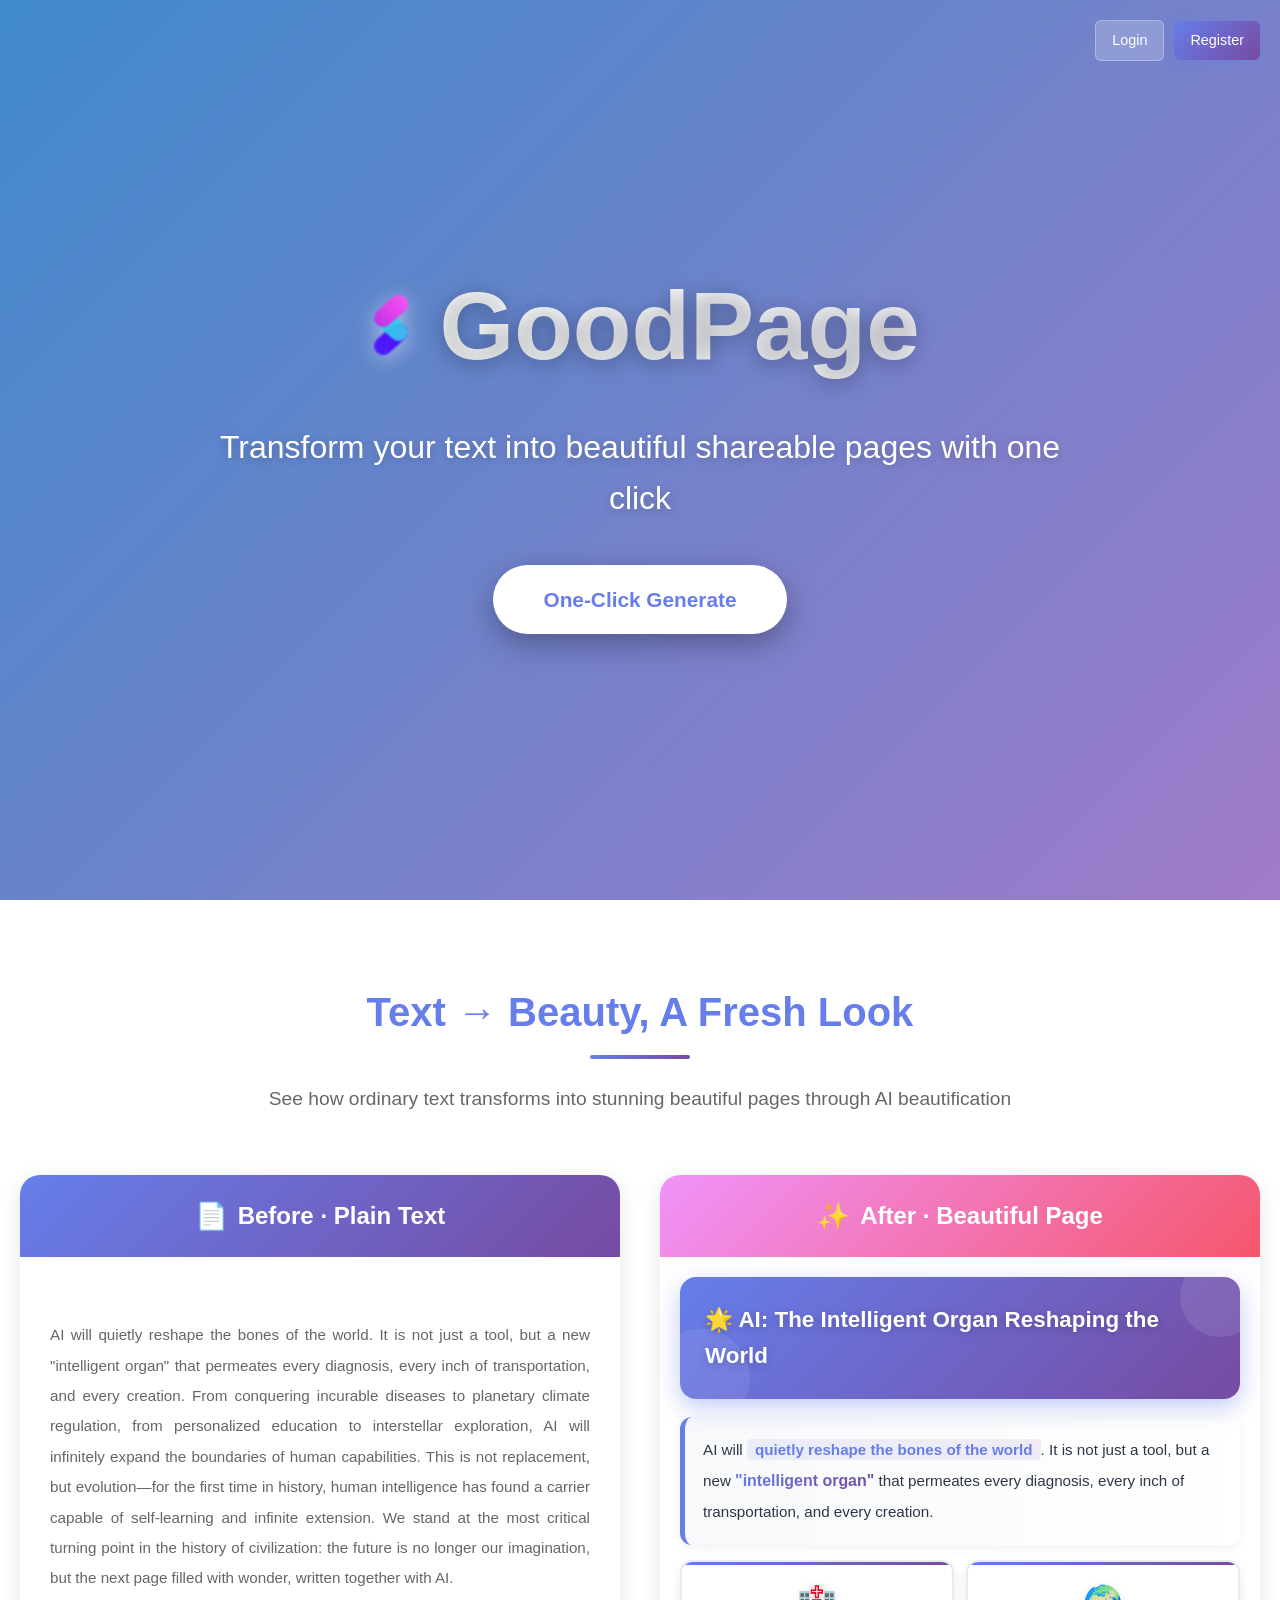
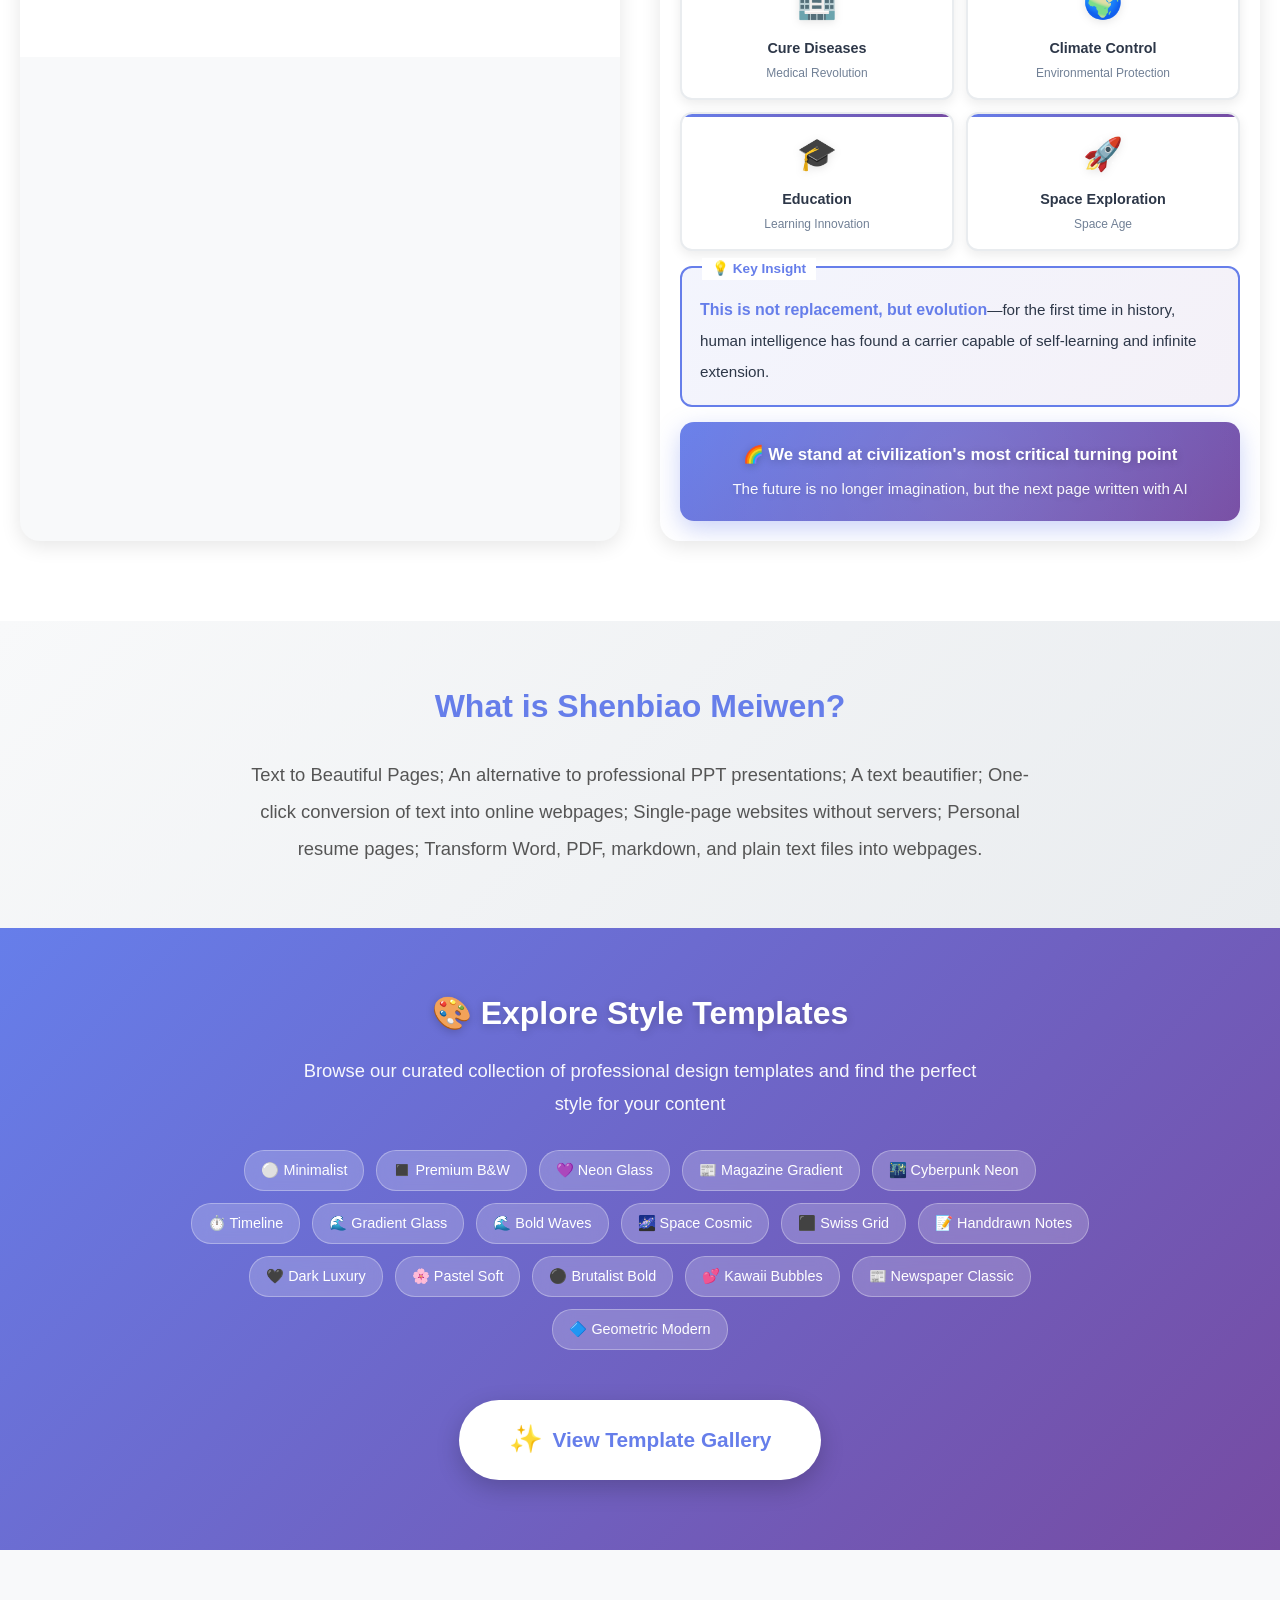
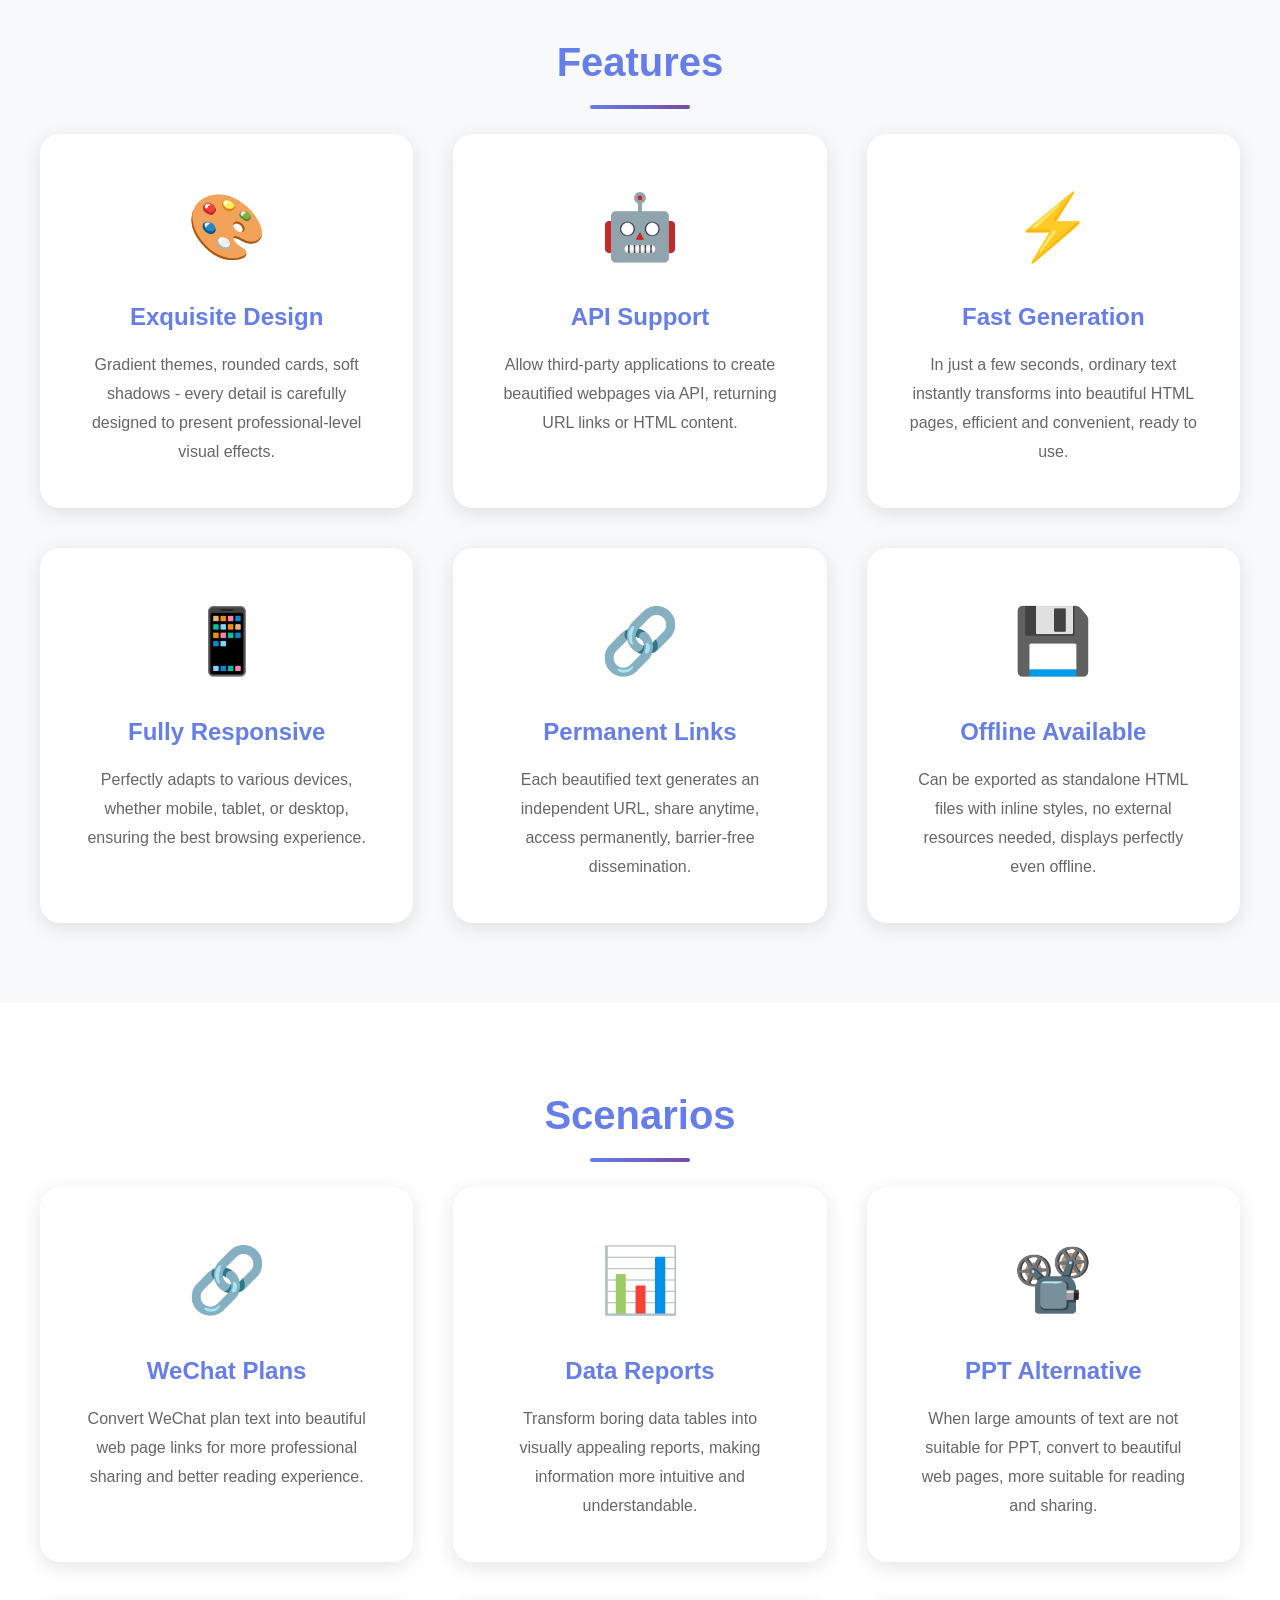
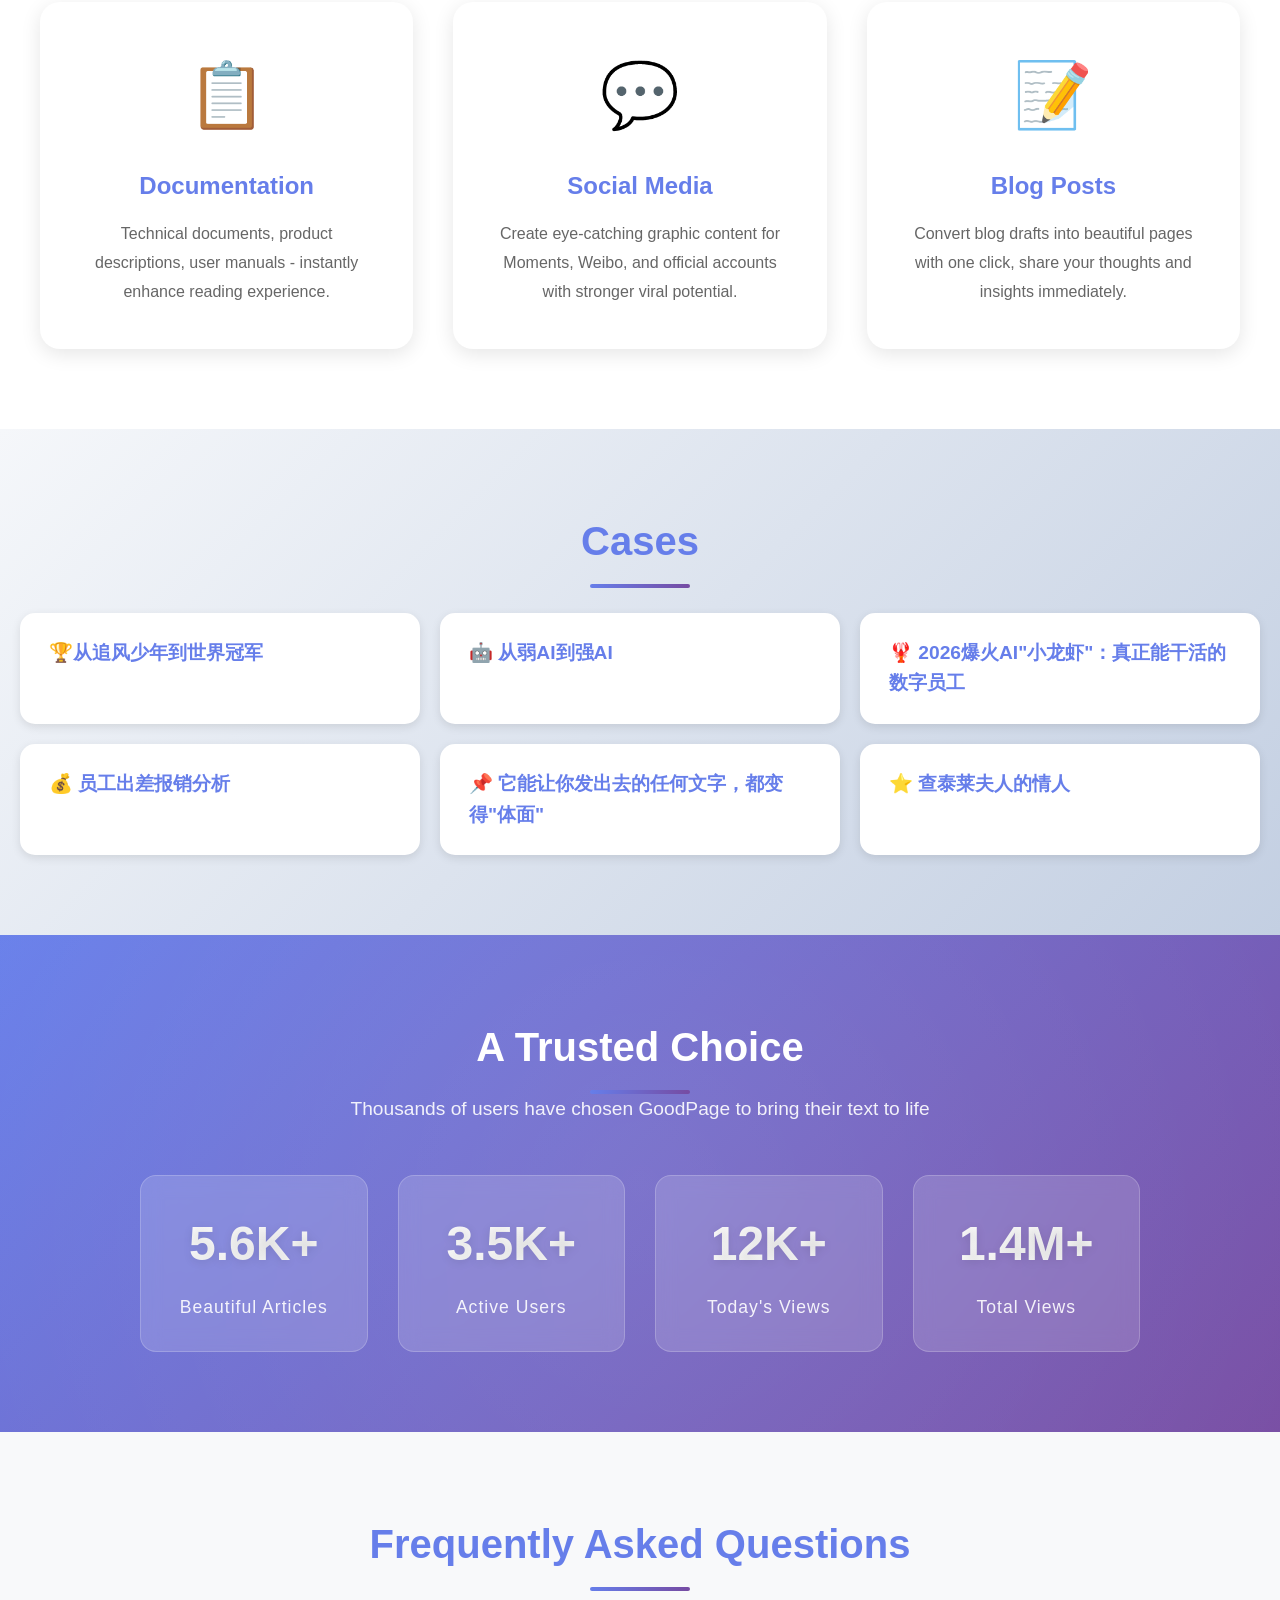
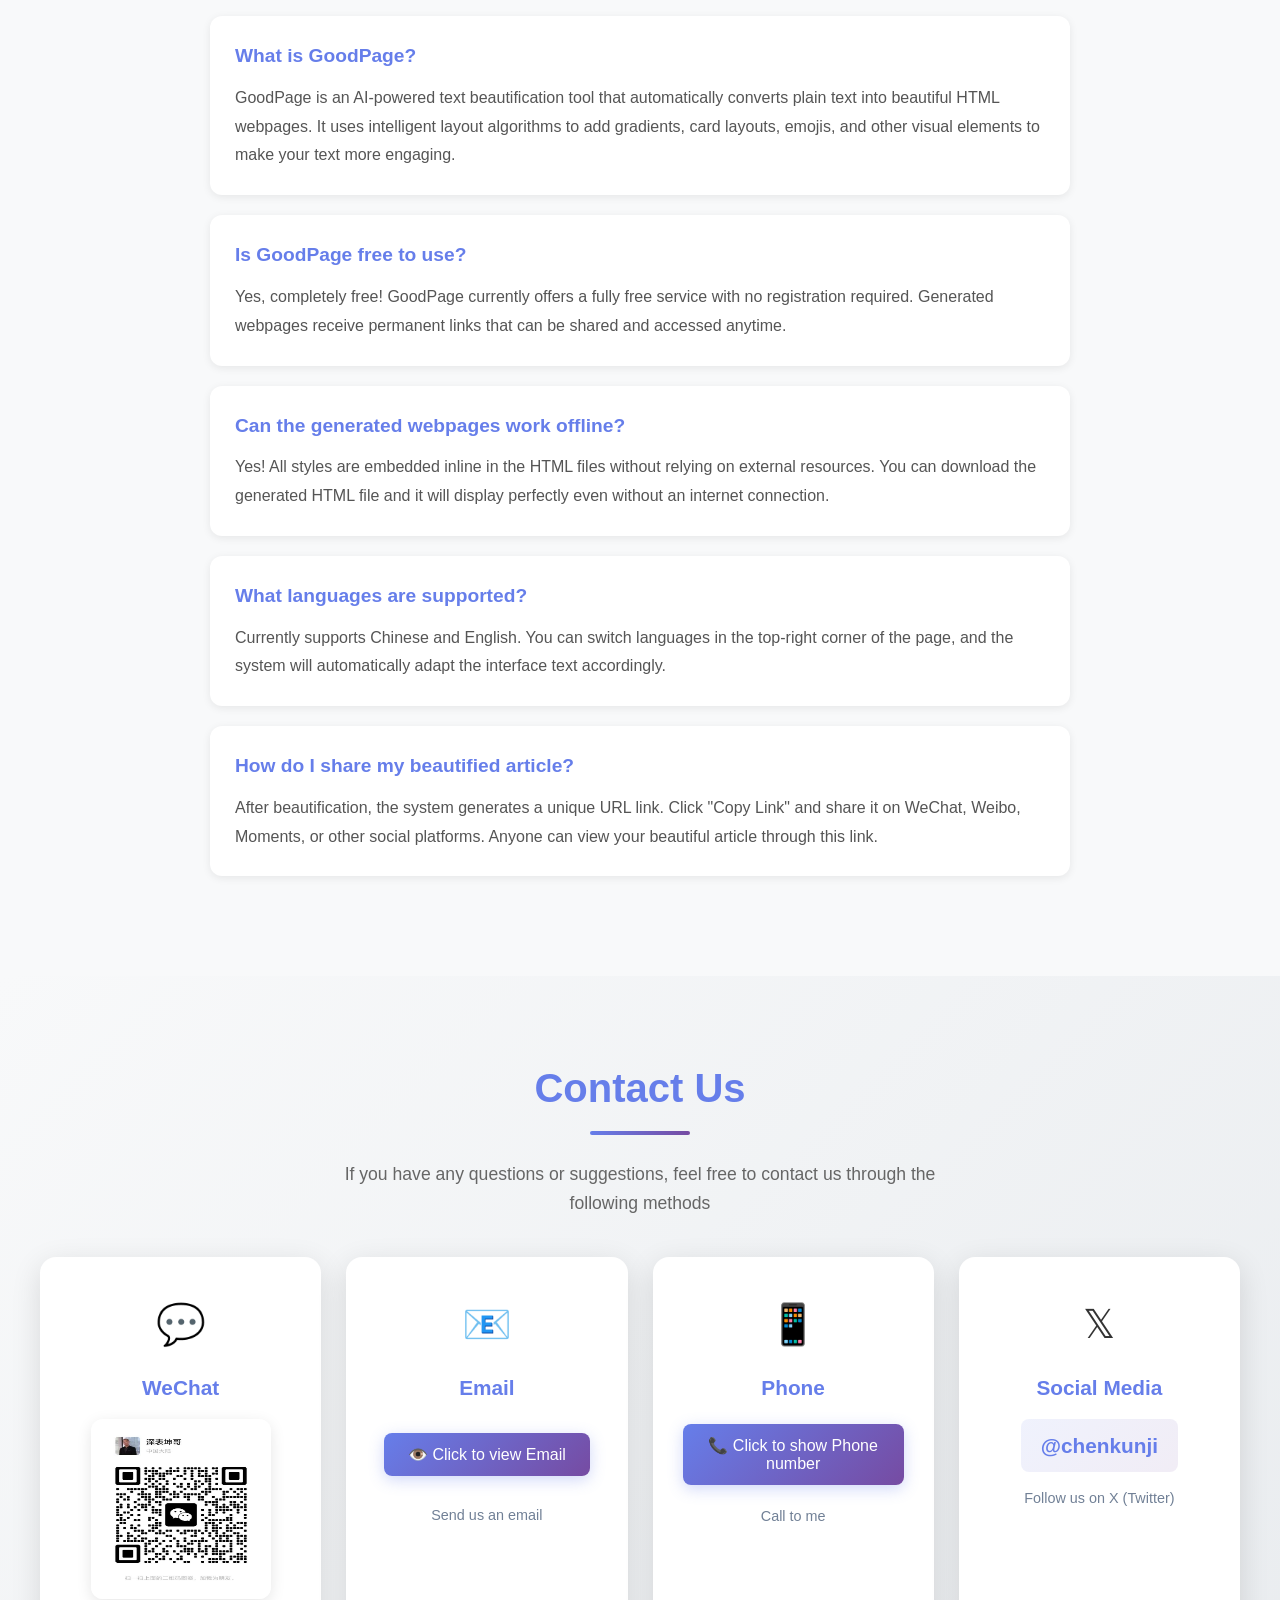
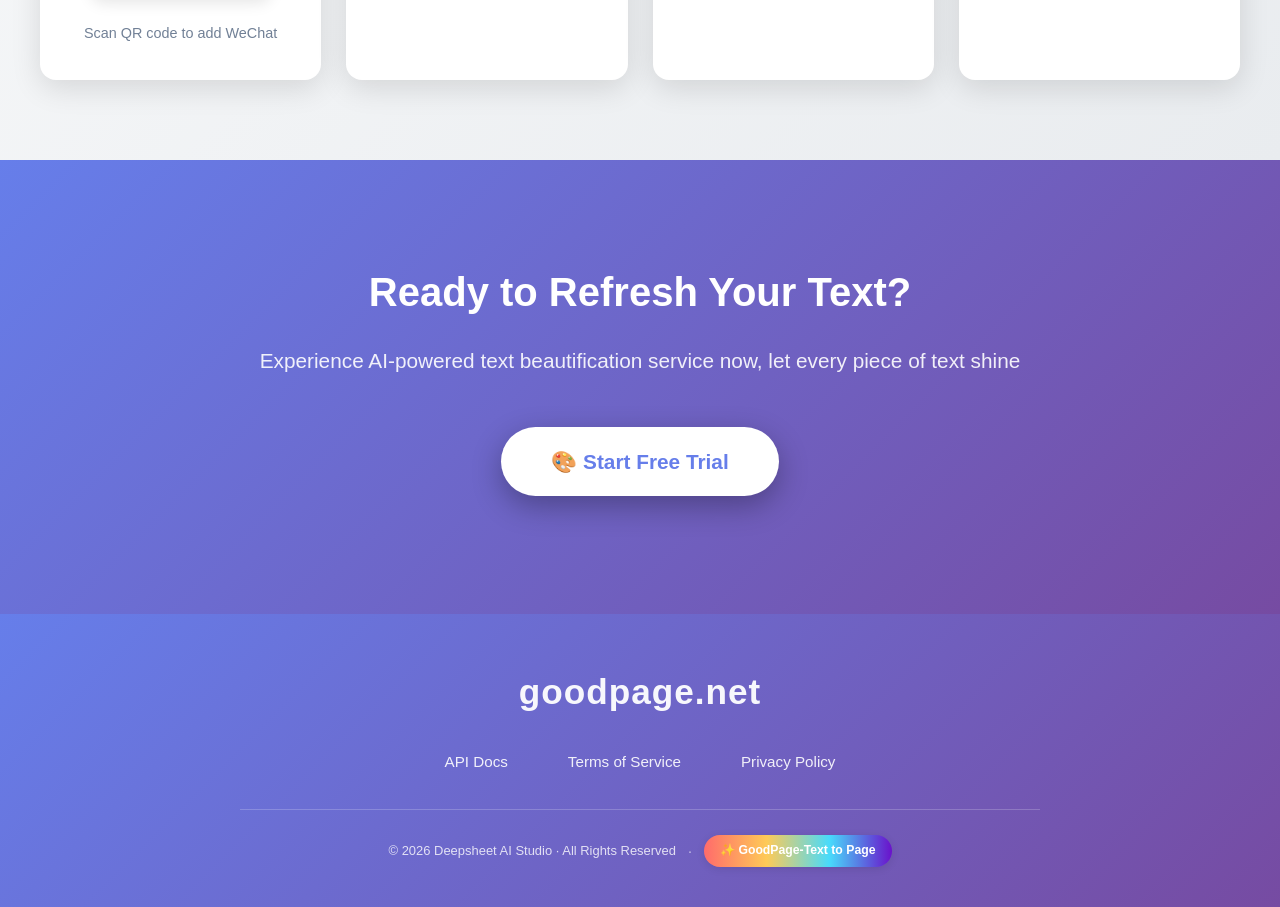
<file: index.html>
<!DOCTYPE html>
<html lang="en">
<head>
    <meta charset="UTF-8">
    <meta name="viewport" content="width=device-width, initial-scale=1.0">
    <title>Text to Web Page Tool - GoodPage AI Beautifier | One-Click to convert text to shareable webpage</title>
    <meta name="description" content="GoodPage is an AI-powered text beautification tool that automatically converts plain text into stunning HTML webpages. Features smart layout, responsive design, and permanent sharing links to make every word shine.">
    <meta name="keywords" content="text beautifier,AI layout,HTML formatter,文字美化,AI排版,HTML格式化,文章美化,在线工具,深表美文">
    <meta property="og:title" content="GoodPage - Transform your text into beautiful shareable pages with one click">
    <meta property="og:description" content="GoodPage is an AI-powered text beautification tool that automatically converts plain text into stunning HTML webpages. Features smart layout, responsive design, and permanent sharing links to make every word shine.">
    <meta property="og:image" content="./afterbeauty.png">
    <meta property="og:type" content="website">
    <link rel="icon" href="./favicon.ico?v=2" type="image/x-icon">
    <link rel="stylesheet" href="./index.css?v=17">
    <script src="./index.js" defer></script>
    
    <!-- JSON-LD Structured Data for SEO -->
    <script type="application/ld+json">
    {
      "@context": "https://schema.org",
      "@type": "SoftwareApplication",
      "name": "GoodPage",
      "applicationCategory": "DesignApplication",
      "operatingSystem": "Web",
      "offers": {
        "@type": "Offer",
        "price": "0",
        "priceCurrency": "CNY"
      },
      "description": "GoodPage is an AI-powered text beautification tool that automatically converts plain text into stunning HTML webpages. Features smart layout, responsive design, and permanent sharing links to make every word shine.",
      "featureList": [
        "AI-driven article beautification",
        "Intelligent typesetting algorithm",
        "Multi-language support",
        "Responsive design",
        "Permanent link sharing",
        "Available offline"
      ],
      "aggregateRating": {
        "@type": "AggregateRating",
        "ratingValue": "4.8",
        "ratingCount": "156"
      }
    }
    </script>
    
    <!-- Organization Contact Information for GEO/SEO -->
    <script type="application/ld+json">
    {
      "@context": "https://schema.org",
      "@type": "Organization",
      "name": "GoodPage",
      "url": "https://goodpage.net",
      "logo": "https://goodpage.net/favicon.ico",
      "contactPoint": [
        {
          "@type": "ContactPoint",
          "telephone": "+86-13811493004",
          "contactType": "Customer Service",
          "availableLanguage": ["Chinese", "English"]
        }
      ],
      "email": "chenkunji@qq.com"
    }
    </script>
</head>
<body>

    <div class="hero">
        <!-- 右上角语言选择和登录/注册按钮 -->
        <div class="top-right-controls">
            
            
            <!-- 登录/注册按钮 -->
            <div class="auth-buttons-container">
                <div id="authButtons" class="auth-buttons">
                    <a href="https://goodpage.net/account/login" class="auth-btn login-btn">Login</a>
                    <a href="https://goodpage.net/account/register" class="auth-btn register-btn">Register</a>
                </div>
                <div id="userInfo" class="user-info" style="display: none;">
                    <a href="#" id="usernameDisplay" class="username-link" title=""></a>
                    <a href="https://goodpage.net/home" class="enter-home-btn" title="">进入</a>
                </div>
            </div>
        </div>
        
        <div class="hero-content">
            <div class="logo">
                <img src="./favicon.ico" alt="Site Icon" class="logo-favicon">
                <span class="logo-text">GoodPage</span>
            </div>
            <div class="slogan">Transform your text into beautiful shareable pages with one click</div>
            <a href="https://goodpage.net/pagemaker" class="cta-button">One-Click Generate</a>
        </div>
    </div>
    
    <!-- 对比展示区域 -->
    <section class="comparison-section">
        <div class="comparison-container">
            <h2 class="section-title">Text → Beauty, A Fresh Look</h2>
            <p class="comparison-subtitle">
                See how ordinary text transforms into stunning beautiful pages through AI beautification
            </p>
            
            <div class="comparison-grid">
                <!-- 美化前 - 纯文本 -->
                <div class="comparison-card">
                    <div class="comparison-label">
                        <span class="label-icon">📄</span>
                        <span class="label-text">Before · Plain Text</span>
                    </div>
                    <div class="demo-plain-text">
                        AI will quietly reshape the bones of the world. It is not just a tool, but a new &#34;intelligent organ&#34; that permeates every diagnosis, every inch of transportation, and every creation. From conquering incurable diseases to planetary climate regulation, from personalized education to interstellar exploration, AI will infinitely expand the boundaries of human capabilities. This is not replacement, but evolution—for the first time in history, human intelligence has found a carrier capable of self-learning and infinite extension. We stand at the most critical turning point in the history of civilization: the future is no longer our imagination, but the next page filled with wonder, written together with AI.
                    </div>
                </div>
                
                <!-- 美化后 - 富文本 -->
                <div class="comparison-card">
                    <div class="comparison-label after">
                        <span class="label-icon">✨</span>
                        <span class="label-text">After · Beautiful Page</span>
                    </div>
                    <div class="demo-rich-text">
                        
                        <!-- English Version - Optimized -->
                        <div style="background: linear-gradient(135deg, #667eea 0%, #764ba2 100%); padding: 25px; border-radius: 16px; color: white; margin-bottom: 18px; box-shadow: 0 8px 25px rgba(102, 126, 234, 0.4); position: relative; overflow: hidden;">
                            <div style="position: absolute; top: -20px; right: -20px; width: 80px; height: 80px; background: rgba(255,255,255,0.1); border-radius: 50%;"></div>
                            <div style="position: absolute; bottom: -30px; left: -30px; width: 100px; height: 100px; background: rgba(255,255,255,0.08); border-radius: 50%;"></div>
                            <h3 style="margin: 0; font-size: 1.4em; position: relative; z-index: 1; text-shadow: 0 2px 10px rgba(0,0,0,0.2);">🌟 AI: The Intelligent Organ Reshaping the World</h3>
                        </div>
                        
                        <div style="background: linear-gradient(to right, #f8f9fa, #ffffff); padding: 18px; border-radius: 12px; border-left: 5px solid #667eea; margin-bottom: 15px; box-shadow: 0 3px 12px rgba(0,0,0,0.06); transition: all 0.3s ease;">
                            <p style="margin: 0; color: #2d3748; line-height: 2; font-size: 0.95em;">
                                AI will <strong style="color: #667eea; font-weight: 700; background: linear-gradient(135deg, rgba(102, 126, 234, 0.1) 0%, rgba(118, 75, 162, 0.1) 100%); padding: 2px 8px; border-radius: 4px;">quietly reshape the bones of the world</strong>. It is not just a tool, but a new <span style="background: linear-gradient(135deg, #667eea 0%, #764ba2 100%); -webkit-background-clip: text; -webkit-text-fill-color: transparent; font-weight: 700; font-size: 1.05em;">"intelligent organ"</span> that permeates every diagnosis, every inch of transportation, and every creation.
                            </p>
                        </div>
                        
                        <div style="display: grid; grid-template-columns: repeat(2, 1fr); gap: 12px; margin-bottom: 15px;">
                            <div style="background: white; padding: 15px 12px; border-radius: 12px; box-shadow: 0 4px 12px rgba(0,0,0,0.08); border: 2px solid #e9ecef; transition: all 0.3s ease; text-align: center; position: relative; overflow: hidden;">
                                <div style="position: absolute; top: 0; left: 0; right: 0; height: 3px; background: linear-gradient(90deg, #667eea, #764ba2);"></div>
                                <div style="font-size: 2em; margin-bottom: 8px; filter: drop-shadow(0 2px 4px rgba(0,0,0,0.1));">🏥</div>
                                <div style="font-size: 0.9em; color: #2d3748; font-weight: 700;">Cure Diseases</div>
                                <div style="font-size: 0.75em; color: #718096; margin-top: 4px;">Medical Revolution</div>
                            </div>
                            <div style="background: white; padding: 15px 12px; border-radius: 12px; box-shadow: 0 4px 12px rgba(0,0,0,0.08); border: 2px solid #e9ecef; transition: all 0.3s ease; text-align: center; position: relative; overflow: hidden;">
                                <div style="position: absolute; top: 0; left: 0; right: 0; height: 3px; background: linear-gradient(90deg, #667eea, #764ba2);"></div>
                                <div style="font-size: 2em; margin-bottom: 8px; filter: drop-shadow(0 2px 4px rgba(0,0,0,0.1));">🌍</div>
                                <div style="font-size: 0.9em; color: #2d3748; font-weight: 700;">Climate Control</div>
                                <div style="font-size: 0.75em; color: #718096; margin-top: 4px;">Environmental Protection</div>
                            </div>
                            <div style="background: white; padding: 15px 12px; border-radius: 12px; box-shadow: 0 4px 12px rgba(0,0,0,0.08); border: 2px solid #e9ecef; transition: all 0.3s ease; text-align: center; position: relative; overflow: hidden;">
                                <div style="position: absolute; top: 0; left: 0; right: 0; height: 3px; background: linear-gradient(90deg, #667eea, #764ba2);"></div>
                                <div style="font-size: 2em; margin-bottom: 8px; filter: drop-shadow(0 2px 4px rgba(0,0,0,0.1));">🎓</div>
                                <div style="font-size: 0.9em; color: #2d3748; font-weight: 700;">Education</div>
                                <div style="font-size: 0.75em; color: #718096; margin-top: 4px;">Learning Innovation</div>
                            </div>
                            <div style="background: white; padding: 15px 12px; border-radius: 12px; box-shadow: 0 4px 12px rgba(0,0,0,0.08); border: 2px solid #e9ecef; transition: all 0.3s ease; text-align: center; position: relative; overflow: hidden;">
                                <div style="position: absolute; top: 0; left: 0; right: 0; height: 3px; background: linear-gradient(90deg, #667eea, #764ba2);"></div>
                                <div style="font-size: 2em; margin-bottom: 8px; filter: drop-shadow(0 2px 4px rgba(0,0,0,0.1));">🚀</div>
                                <div style="font-size: 0.9em; color: #2d3748; font-weight: 700;">Space Exploration</div>
                                <div style="font-size: 0.75em; color: #718096; margin-top: 4px;">Space Age</div>
                            </div>
                        </div>
                        
                        <div style="background: linear-gradient(135deg, rgba(102, 126, 234, 0.08) 0%, rgba(118, 75, 162, 0.08) 100%); padding: 18px; border-radius: 12px; border: 2px solid #667eea; margin-bottom: 15px; position: relative;">
                            <div style="position: absolute; top: -10px; left: 20px; background: white; padding: 0 10px; color: #667eea; font-weight: 700; font-size: 0.85em;">💡 Key Insight</div>
                            <p style="margin: 8px 0 0 0; color: #2d3748; line-height: 2; font-size: 0.95em;">
                                <strong style="color: #667eea; font-size: 1.05em;">This is not replacement, but evolution</strong>—for the first time in history, human intelligence has found a carrier capable of self-learning and infinite extension.
                            </p>
                        </div>
                        
                        <div style="background: linear-gradient(135deg, #667eea 0%, #764ba2 100%); padding: 20px; border-radius: 14px; color: white; text-align: center; box-shadow: 0 8px 25px rgba(102, 126, 234, 0.35); position: relative; overflow: hidden;">
                            <div style="position: absolute; top: -50%; left: -50%; width: 200%; height: 200%; background: radial-gradient(circle, rgba(255,255,255,0.1) 0%, transparent 70%); animation: pulse 3s ease-in-out infinite;"></div>
                            <p style="margin: 0; font-size: 1.05em; font-weight: 700; position: relative; z-index: 1; text-shadow: 0 2px 8px rgba(0,0,0,0.2);">
                                🌈 We stand at civilization's most critical turning point<br>
                                <span style="font-size: 0.9em; opacity: 0.95; display: block; margin-top: 8px; font-weight: 500;">The future is no longer imagination, but the next page written with AI</span>
                            </p>
                        </div>
                        
                    </div>
                </div>
            </div>
        </div>
    </section>
    
    <!-- 什么是深表美文 -->
    <section class="what-is-section">
        <div class="what-is-content">
            <h3 class="what-is-title">What is Shenbiao Meiwen?</h3>
            <p class="what-is-text">
                
                Text to Beautiful Pages; An alternative to professional PPT presentations; A text beautifier; One-click conversion of text into online webpages; Single-page websites without servers; Personal resume pages; Transform Word, PDF, markdown, and plain text files into webpages.
                
            </p>
        </div>
    </section>
    
    <!-- 样式模板库入口 -->
    <section class="templates-section">
        <div class="templates-content">
            <h3 class="templates-title">
                🎨 Explore Style Templates
            </h3>
            <p class="templates-subtitle">
                
                Browse our curated collection of professional design templates and find the perfect style for your content
                
            </p>
            
            <!-- 模板名称链接列表 -->
            <div class="templates-links">
                
                <a href="https://goodpage.net/pagemaker?tpl=minimalist" style="background: rgba(255,255,255,0.2); color: white; padding: 8px 16px; border-radius: 20px; text-decoration: none; font-size: 0.9em; transition: all 0.3s; backdrop-filter: blur(10px); border: 1px solid rgba(255,255,255,0.3);">⚪ Minimalist</a>
                <a href="https://goodpage.net/pagemaker?tpl=premium_bw" style="background: rgba(255,255,255,0.2); color: white; padding: 8px 16px; border-radius: 20px; text-decoration: none; font-size: 0.9em; transition: all 0.3s; backdrop-filter: blur(10px); border: 1px solid rgba(255,255,255,0.3);">◼️ Premium B&W</a>
                <a href="https://goodpage.net/pagemaker?tpl=neon_glassmorphism" style="background: rgba(255,255,255,0.2); color: white; padding: 8px 16px; border-radius: 20px; text-decoration: none; font-size: 0.9em; transition: all 0.3s; backdrop-filter: blur(10px); border: 1px solid rgba(255,255,255,0.3);">💜 Neon Glass</a>
                <a href="https://goodpage.net/pagemaker?tpl=magazine_gradient" style="background: rgba(255,255,255,0.2); color: white; padding: 8px 16px; border-radius: 20px; text-decoration: none; font-size: 0.9em; transition: all 0.3s; backdrop-filter: blur(10px); border: 1px solid rgba(255,255,255,0.3);">📰 Magazine Gradient</a>
                <a href="https://goodpage.net/pagemaker?tpl=cyberpunk_neon" style="background: rgba(255,255,255,0.2); color: white; padding: 8px 16px; border-radius: 20px; text-decoration: none; font-size: 0.9em; transition: all 0.3s; backdrop-filter: blur(10px); border: 1px solid rgba(255,255,255,0.3);">🌃 Cyberpunk Neon</a>
                <a href="https://goodpage.net/pagemaker?tpl=minimalist_timeline" style="background: rgba(255,255,255,0.2); color: white; padding: 8px 16px; border-radius: 20px; text-decoration: none; font-size: 0.9em; transition: all 0.3s; backdrop-filter: blur(10px); border: 1px solid rgba(255,255,255,0.3);">⏱️ Timeline</a>
                <a href="https://goodpage.net/pagemaker?tpl=gradient_glass" style="background: rgba(255,255,255,0.2); color: white; padding: 8px 16px; border-radius: 20px; text-decoration: none; font-size: 0.9em; transition: all 0.3s; backdrop-filter: blur(10px); border: 1px solid rgba(255,255,255,0.3);">🌊 Gradient Glass</a>
                <a href="https://goodpage.net/pagemaker?tpl=bold_waves" style="background: rgba(255,255,255,0.2); color: white; padding: 8px 16px; border-radius: 20px; text-decoration: none; font-size: 0.9em; transition: all 0.3s; backdrop-filter: blur(10px); border: 1px solid rgba(255,255,255,0.3);">🌊 Bold Waves</a>
                <a href="https://goodpage.net/pagemaker?tpl=space_cosmic" style="background: rgba(255,255,255,0.2); color: white; padding: 8px 16px; border-radius: 20px; text-decoration: none; font-size: 0.9em; transition: all 0.3s; backdrop-filter: blur(10px); border: 1px solid rgba(255,255,255,0.3);">🌌 Space Cosmic</a>
                <a href="https://goodpage.net/pagemaker?tpl=swiss_grid" style="background: rgba(255,255,255,0.2); color: white; padding: 8px 16px; border-radius: 20px; text-decoration: none; font-size: 0.9em; transition: all 0.3s; backdrop-filter: blur(10px); border: 1px solid rgba(255,255,255,0.3);">⬛ Swiss Grid</a>
                <a href="https://goodpage.net/pagemaker?tpl=handdrawn_notes" style="background: rgba(255,255,255,0.2); color: white; padding: 8px 16px; border-radius: 20px; text-decoration: none; font-size: 0.9em; transition: all 0.3s; backdrop-filter: blur(10px); border: 1px solid rgba(255,255,255,0.3);">📝 Handdrawn Notes</a>
                <a href="https://goodpage.net/pagemaker?tpl=dark_luxury" style="background: rgba(255,255,255,0.2); color: white; padding: 8px 16px; border-radius: 20px; text-decoration: none; font-size: 0.9em; transition: all 0.3s; backdrop-filter: blur(10px); border: 1px solid rgba(255,255,255,0.3);">🖤 Dark Luxury</a>
                <a href="https://goodpage.net/pagemaker?tpl=pastel_soft" style="background: rgba(255,255,255,0.2); color: white; padding: 8px 16px; border-radius: 20px; text-decoration: none; font-size: 0.9em; transition: all 0.3s; backdrop-filter: blur(10px); border: 1px solid rgba(255,255,255,0.3);">🌸 Pastel Soft</a>
                <a href="https://goodpage.net/pagemaker?tpl=brutalist_bold" style="background: rgba(255,255,255,0.2); color: white; padding: 8px 16px; border-radius: 20px; text-decoration: none; font-size: 0.9em; transition: all 0.3s; backdrop-filter: blur(10px); border: 1px solid rgba(255,255,255,0.3);">⚫ Brutalist Bold</a>
                <a href="https://goodpage.net/pagemaker?tpl=kawaii_bubbles" style="background: rgba(255,255,255,0.2); color: white; padding: 8px 16px; border-radius: 20px; text-decoration: none; font-size: 0.9em; transition: all 0.3s; backdrop-filter: blur(10px); border: 1px solid rgba(255,255,255,0.3);">💕 Kawaii Bubbles</a>
                <a href="https://goodpage.net/pagemaker?tpl=newspaper_classic" style="background: rgba(255,255,255,0.2); color: white; padding: 8px 16px; border-radius: 20px; text-decoration: none; font-size: 0.9em; transition: all 0.3s; backdrop-filter: blur(10px); border: 1px solid rgba(255,255,255,0.3);">📰 Newspaper Classic</a>
                <a href="https://goodpage.net/pagemaker?tpl=geometric_modern" style="background: rgba(255,255,255,0.2); color: white; padding: 8px 16px; border-radius: 20px; text-decoration: none; font-size: 0.9em; transition: all 0.3s; backdrop-filter: blur(10px); border: 1px solid rgba(255,255,255,0.3);">🔷 Geometric Modern</a>
                
            </div>
            
            <a href="https://goodpage.net/templates" class="cta-button templates-cta">
                <span class="icon">✨</span>
                <span>View Template Gallery</span>
            </a>
        </div>
    </section>
    
    <section class="features">
        <h2 class="section-title">Features</h2>
        <div class="feature-grid">
            <div class="feature-card">
                <div class="feature-icon">🎨</div>
                <h3 class="feature-title">Exquisite Design</h3>
                <p class="feature-desc">Gradient themes, rounded cards, soft shadows - every detail is carefully designed to present professional-level visual effects.</p>
            </div>
            <div class="feature-card">
                <div class="feature-icon">🤖</div>
                <h3 class="feature-title">API Support</h3>
                <p class="feature-desc">Allow third-party applications to create beautified webpages via API, returning URL links or HTML content.</p>
            </div>
            <div class="feature-card">
                <div class="feature-icon">⚡</div>
                <h3 class="feature-title">Fast Generation</h3>
                <p class="feature-desc">In just a few seconds, ordinary text instantly transforms into beautiful HTML pages, efficient and convenient, ready to use.</p>
            </div>
            <div class="feature-card">
                <div class="feature-icon">📱</div>
                <h3 class="feature-title">Fully Responsive</h3>
                <p class="feature-desc">Perfectly adapts to various devices, whether mobile, tablet, or desktop, ensuring the best browsing experience.</p>
            </div>
            <div class="feature-card">
                <div class="feature-icon">🔗</div>
                <h3 class="feature-title">Permanent Links</h3>
                <p class="feature-desc">Each beautified text generates an independent URL, share anytime, access permanently, barrier-free dissemination.</p>
            </div>
            <div class="feature-card">
                <div class="feature-icon">💾</div>
                <h3 class="feature-title">Offline Available</h3>
                <p class="feature-desc">Can be exported as standalone HTML files with inline styles, no external resources needed, displays perfectly even offline.</p>
            </div>
        </div>
    </section>
    
    <!-- 使用场景区域 -->
    <section class="features scenarios-section">
        <h2 class="section-title">Scenarios</h2>
        <div class="feature-grid">
            <div class="feature-card">
                <div class="feature-icon">🔗</div>
                <h3 class="feature-title">WeChat Plans</h3>
                <p class="feature-desc">Convert WeChat plan text into beautiful web page links for more professional sharing and better reading experience.</p>
            </div>

            <div class="feature-card">
                <div class="feature-icon">📊</div>
                <h3 class="feature-title">Data Reports</h3>
                <p class="feature-desc">Transform boring data tables into visually appealing reports, making information more intuitive and understandable.</p>
            </div>
            <div class="feature-card">
                <div class="feature-icon">📽️</div>
                <h3 class="feature-title">PPT Alternative</h3>
                <p class="feature-desc">When large amounts of text are not suitable for PPT, convert to beautiful web pages, more suitable for reading and sharing.</p>
            </div>                        
            <div class="feature-card">
                <div class="feature-icon">📋</div>
                <h3 class="feature-title">Documentation</h3>
                <p class="feature-desc">Technical documents, product descriptions, user manuals - instantly enhance reading experience.</p>
            </div>
            <div class="feature-card">
                <div class="feature-icon">💬</div>
                <h3 class="feature-title">Social Media</h3>
                <p class="feature-desc">Create eye-catching graphic content for Moments, Weibo, and official accounts with stronger viral potential.</p>
            </div>
            
            <div class="feature-card">
                <div class="feature-icon">📝</div>
                <h3 class="feature-title">Blog Posts</h3>
                <p class="feature-desc">Convert blog drafts into beautiful pages with one click, share your thoughts and insights immediately.</p>
            </div>

        </div>
    </section>
    
    <section class="article-list-section">
        <h2 class="section-title" id="showcase">Cases</h2>
        <div class="article-list">
            
            <div class="list-item">
                <a href="https://goodpage.net/p/qkjwrkgm" target="_blank" title="From Wind-Chasing Boy to World Champion - Inspirational Story Layout">🏆从追风少年到世界冠军</a>
            </div>
            <div class="list-item">
                <a href="https://goodpage.net/p/xzvidare" target="_blank" title="Easy-to-Understand AI Introduction Concepts - Popular Science Article Example">🤖 从弱AI到强AI</a>
            </div>
            <div class="list-item">
                <a href="https://goodpage.net/p/hkakcflx" target="_blank" title="2026 Viral AI &#34;Crayfish&#34;: Real Digital Workers - Tech News Layout">🦞 2026爆火AI"小龙虾"：真正能干活的数字员工</a>
            </div>
            <div class="list-item">
                <a href="https://goodpage.net/p/umjisfqv" target="_blank" title="Employee Travel Reimbursement Analysis - Data Report Visualization">💰 员工出差报销分析</a>
            </div>
            <div class="list-item">
                <a href="https://goodpage.net/p/gtukipwb" target="_blank" title="Make Any Text You Send Out Dignified - Product Feature Showcase">📌 它能让你发出去的任何文字，都变得"体面"</a>
            </div>
            <div class="list-item">
                <a href="https://goodpage.net/p/tgureevs" target="_blank" title="Lady Chatterley&#39;s Lover - Literary Work Beautiful Layout Example">⭐ 查泰莱夫人的情人</a>
            </div>
            
        </div>
    </section>
    
    <!-- 数据统计区域 -->
    <section class="stats-section">
        <div class="stats-content">
            <h2 class="section-title stats-title">A Trusted Choice</h2>
            <p class="stats-subtitle">Thousands of users have chosen GoodPage to bring their text to life</p>
            
            <div class="stats-grid">
                <div class="stat-item" style="background: rgba(255,255,255,0.15); backdrop-filter: blur(10px); padding: 30px 20px; border-radius: 16px; border: 1px solid rgba(255,255,255,0.2); transition: all 0.3s ease;">
                    <div class="stat-number" id="statArticles" style="font-size: 3em; font-weight: 700; margin-bottom: 10px; background: linear-gradient(135deg, #fff 0%, #f0f0f0 100%); -webkit-background-clip: text; -webkit-text-fill-color: transparent;">5.6K+</div>
                    <div class="stat-label" style="font-size: 1.1em; opacity: 0.9;">Beautiful Articles</div>
                </div>
                
                <div class="stat-item" style="background: rgba(255,255,255,0.15); backdrop-filter: blur(10px); padding: 30px 20px; border-radius: 16px; border: 1px solid rgba(255,255,255,0.2); transition: all 0.3s ease;">
                    <div class="stat-number" id="statUsers" style="font-size: 3em; font-weight: 700; margin-bottom: 10px; background: linear-gradient(135deg, #fff 0%, #f0f0f0 100%); -webkit-background-clip: text; -webkit-text-fill-color: transparent;">3.5K+</div>
                    <div class="stat-label" style="font-size: 1.1em; opacity: 0.9;">Active Users</div>
                </div>
                
                <div class="stat-item" style="background: rgba(255,255,255,0.15); backdrop-filter: blur(10px); padding: 30px 20px; border-radius: 16px; border: 1px solid rgba(255,255,255,0.2); transition: all 0.3s ease;">
                    <div class="stat-number" id="statTodayViews" style="font-size: 3em; font-weight: 700; margin-bottom: 10px; background: linear-gradient(135deg, #fff 0%, #f0f0f0 100%); -webkit-background-clip: text; -webkit-text-fill-color: transparent;">12K+</div>
                    <div class="stat-label" style="font-size: 1.1em; opacity: 0.9;">Today&#39;s Views</div>
                </div>
                
                <div class="stat-item" style="background: rgba(255,255,255,0.15); backdrop-filter: blur(10px); padding: 30px 20px; border-radius: 16px; border: 1px solid rgba(255,255,255,0.2); transition: all 0.3s ease;">
                    <div class="stat-number" id="statTotalViews" style="font-size: 3em; font-weight: 700; margin-bottom: 10px; background: linear-gradient(135deg, #fff 0%, #f0f0f0 100%); -webkit-background-clip: text; -webkit-text-fill-color: transparent;">1.4M+</div>
                    <div class="stat-label" style="font-size: 1.1em; opacity: 0.9;">Total Views</div>
                </div>
            </div>
        </div>
    </section>
    
    <!-- FAQ 常见问题区域 -->
    <section class="features faq-section">
        <h2 class="section-title">Frequently Asked Questions</h2>
        <div class="faq-container">
            <div class="faq-item" style="background: white; padding: 25px; margin-bottom: 20px; border-radius: 12px; box-shadow: 0 2px 8px rgba(0,0,0,0.08);">
                <h3 style="color: #667eea; margin-bottom: 12px; font-size: 1.2em;">What is GoodPage?</h3>
                <p style="color: #555; line-height: 1.8;">GoodPage is an AI-powered text beautification tool that automatically converts plain text into beautiful HTML webpages. It uses intelligent layout algorithms to add gradients, card layouts, emojis, and other visual elements to make your text more engaging.</p>
            </div>
            <div class="faq-item" style="background: white; padding: 25px; margin-bottom: 20px; border-radius: 12px; box-shadow: 0 2px 8px rgba(0,0,0,0.08);">
                <h3 style="color: #667eea; margin-bottom: 12px; font-size: 1.2em;">Is GoodPage free to use?</h3>
                <p style="color: #555; line-height: 1.8;">Yes, completely free! GoodPage currently offers a fully free service with no registration required. Generated webpages receive permanent links that can be shared and accessed anytime.</p>
            </div>
            <div class="faq-item" style="background: white; padding: 25px; margin-bottom: 20px; border-radius: 12px; box-shadow: 0 2px 8px rgba(0,0,0,0.08);">
                <h3 style="color: #667eea; margin-bottom: 12px; font-size: 1.2em;">Can the generated webpages work offline?</h3>
                <p style="color: #555; line-height: 1.8;">Yes! All styles are embedded inline in the HTML files without relying on external resources. You can download the generated HTML file and it will display perfectly even without an internet connection.</p>
            </div>
            <div class="faq-item" style="background: white; padding: 25px; margin-bottom: 20px; border-radius: 12px; box-shadow: 0 2px 8px rgba(0,0,0,0.08);">
                <h3 style="color: #667eea; margin-bottom: 12px; font-size: 1.2em;">What languages are supported?</h3>
                <p style="color: #555; line-height: 1.8;">Currently supports Chinese and English. You can switch languages in the top-right corner of the page, and the system will automatically adapt the interface text accordingly.</p>
            </div>
            <div class="faq-item" style="background: white; padding: 25px; margin-bottom: 20px; border-radius: 12px; box-shadow: 0 2px 8px rgba(0,0,0,0.08);">
                <h3 style="color: #667eea; margin-bottom: 12px; font-size: 1.2em;">How do I share my beautified article?</h3>
                <p style="color: #555; line-height: 1.8;">After beautification, the system generates a unique URL link. Click &#34;Copy Link&#34; and share it on WeChat, Weibo, Moments, or other social platforms. Anyone can view your beautiful article through this link.</p>
            </div>
        </div>
    </section>
    
    <!-- 联系我们区域 -->
    <section class="features contact-section" id="contact">
        <h2 class="section-title">Contact Us</h2>
        <p class="contact-description">
            If you have any questions or suggestions, feel free to contact us through the following methods
        </p>
        
        <div class="contact-grid">
            <!-- 微信联系方式 -->
            <div class="contact-card">
                <div class="contact-icon-wrapper">
                    <span class="icon">💬</span>
                </div>
                <h3 class="contact-title">WeChat</h3>
                <div class="contact-qrcode-wrapper">
                    <img src="./images/chenkunjiweixin.jpg" alt="GoodPage官方微信号二维码 - 扫码添加联系">
                </div>
                <p class="contact-hint-text">
                    Scan QR code to add WeChat
                </p>
            </div>
            
            <!-- 邮箱联系方式 -->
            <div class="contact-card">
                <div class="contact-icon-wrapper">
                    <span class="icon">📧</span>
                </div>
                <h3 class="contact-title">Email</h3>
                <div class="contact-action-area">
                    <button onclick="revealEmail()" id="emailBtn" class="contact-reveal-btn">
                        👁️ Click to view Email
                    </button>
                    <a href="mailto:chenkunji&#64;qq.com" id="emailLink" class="contact-hidden-link">
                        chenkunji&#64;qq.com
                    </a>
                </div>
                <p class="contact-hint-text">
                    Send us an email
                </p>
            </div>
            
            <!-- 电话联系方式 -->
            <div class="contact-card">
                <div class="contact-icon-wrapper">
                    <span class="icon">📱</span>
                </div>
                <h3 class="contact-title">Phone</h3>
                <div class="contact-action-area">
                    <button onclick="revealPhone()" id="phoneBtn" class="contact-reveal-btn">
                        📞 Click to show Phone number
                    </button>
                    <a href="tel:13811493004" id="phoneLink" class="contact-hidden-link phone">
                        13811493004
                    </a>
                </div>
                <p class="contact-hint-text">
                    Call to me
                </p>
            </div>
            
            <!-- X (Twitter) 社交媒体 -->
            <div class="contact-card">
                <div class="contact-icon-wrapper">
                    <span class="icon">𝕏</span>
                </div>
                <h3 class="contact-title">Social Media</h3>
                <div class="contact-qrcode-wrapper">
                    <a href="https://x.com/chenkunji" target="_blank" rel="noopener noreferrer" class="social-x-link">
                        @chenkunji
                    </a>
                </div>
                <p class="contact-hint-text">
                    Follow us on X (Twitter)
                </p>
            </div>
        </div>
    </section>
    
    <section class="cta-section">
        <h2 class="cta-title">Ready to Refresh Your Text?</h2>
        <p class="cta-subtitle">Experience AI-powered text beautification service now, let every piece of text shine</p>
        <a href="https://goodpage.net/pagemaker" class="cta-button cta-button-white">🎨 Start Free Trial</a>
    </section>
    
    <footer>
        <div class="footer-content">
            <!-- 品牌标识区域 -->
            <div class="footer-brand">
                <span class="footer-domain">goodpage.net</span>
            </div>
            
            <!-- 导航链接区域 -->
            <div class="footer-links">
                <!-- <a href="/price">Pricing</a> -->
                <a href="https://goodpage.net/api-docs">API Docs</a>
                <a href="https://goodpage.net/terms-en">Terms of Service</a>
                <a href="https://goodpage.net/privacy-en">Privacy Policy</a>
            </div>
            
            <!-- 版权和powered-by区域 -->
            <div class="footer-bottom">
                <span class="copyright">© 2026 Deepsheet AI Studio · All Rights Reserved</span>
                <span class="footer-divider">·</span>
                <a class="powered-by-inline">✨ GoodPage-Text to Page</a>
            </div>
        </div>
    </footer>
    

</body>
</html>
</file>
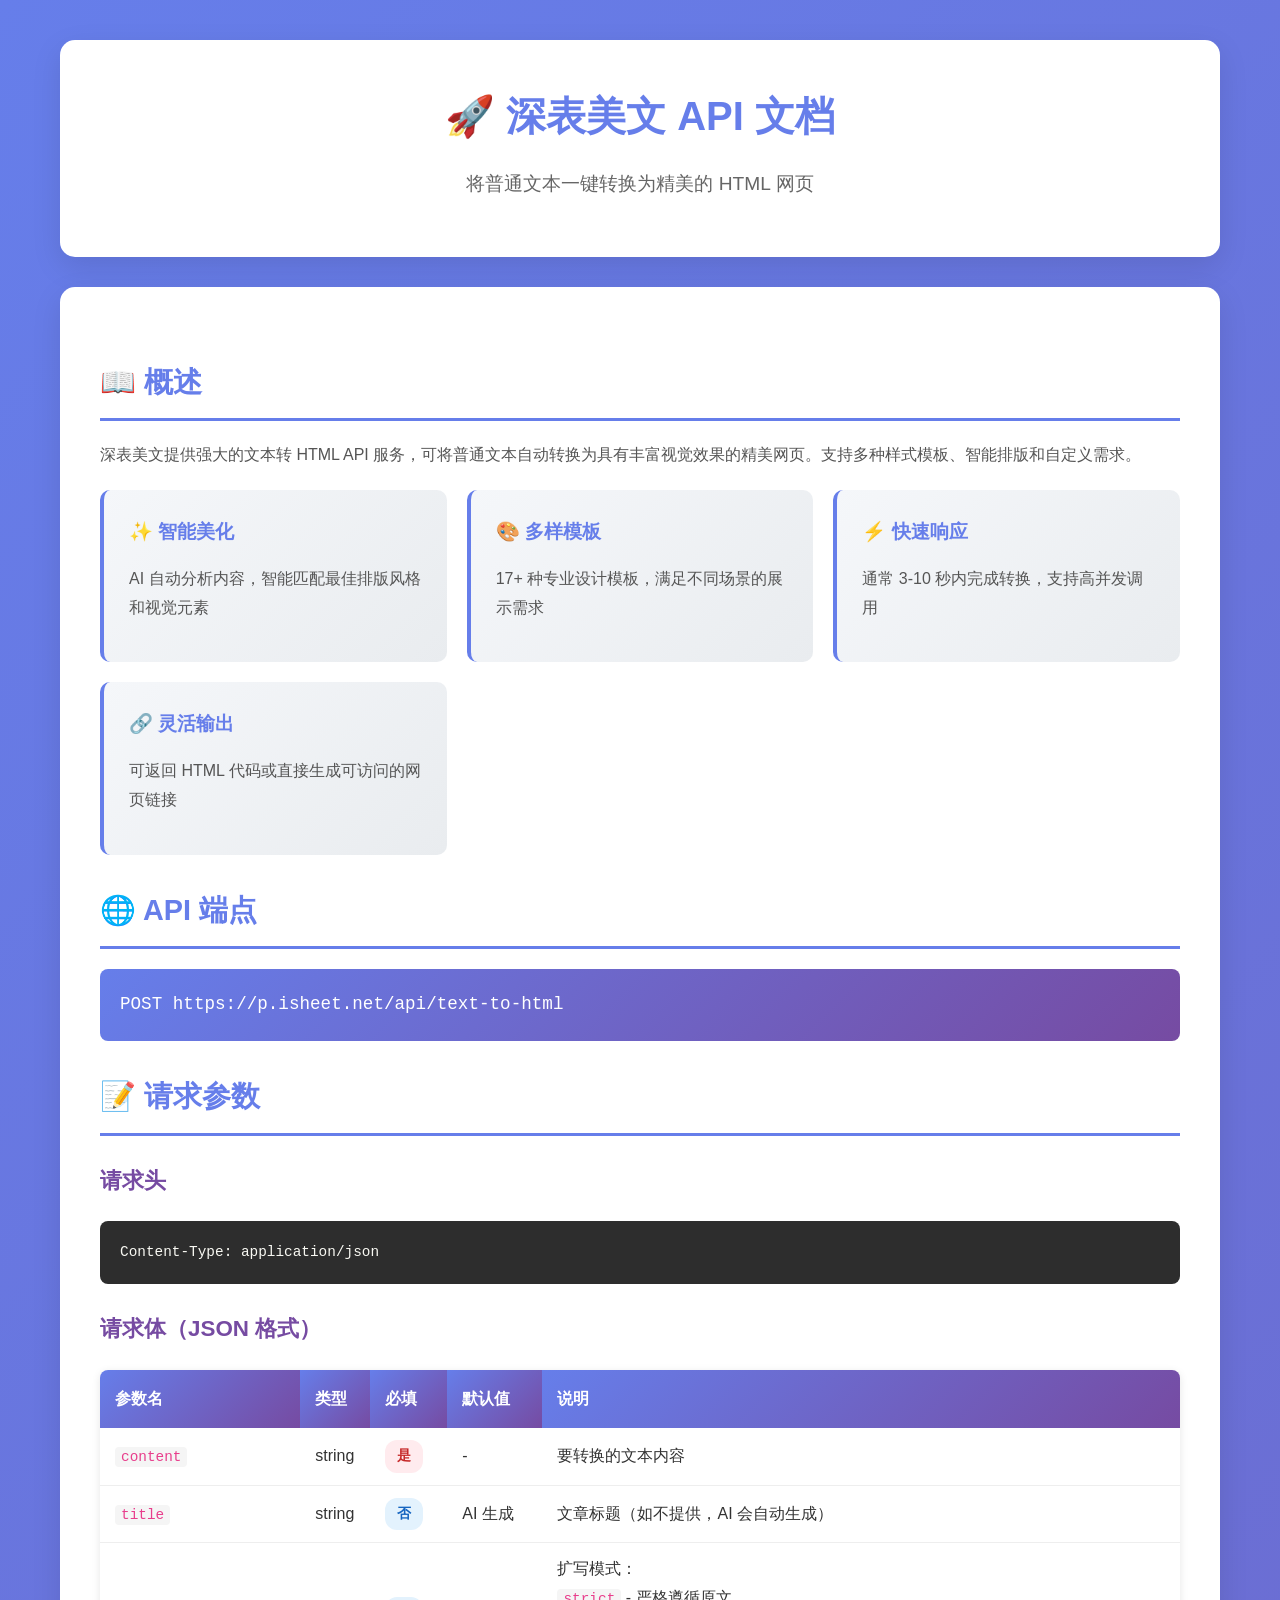
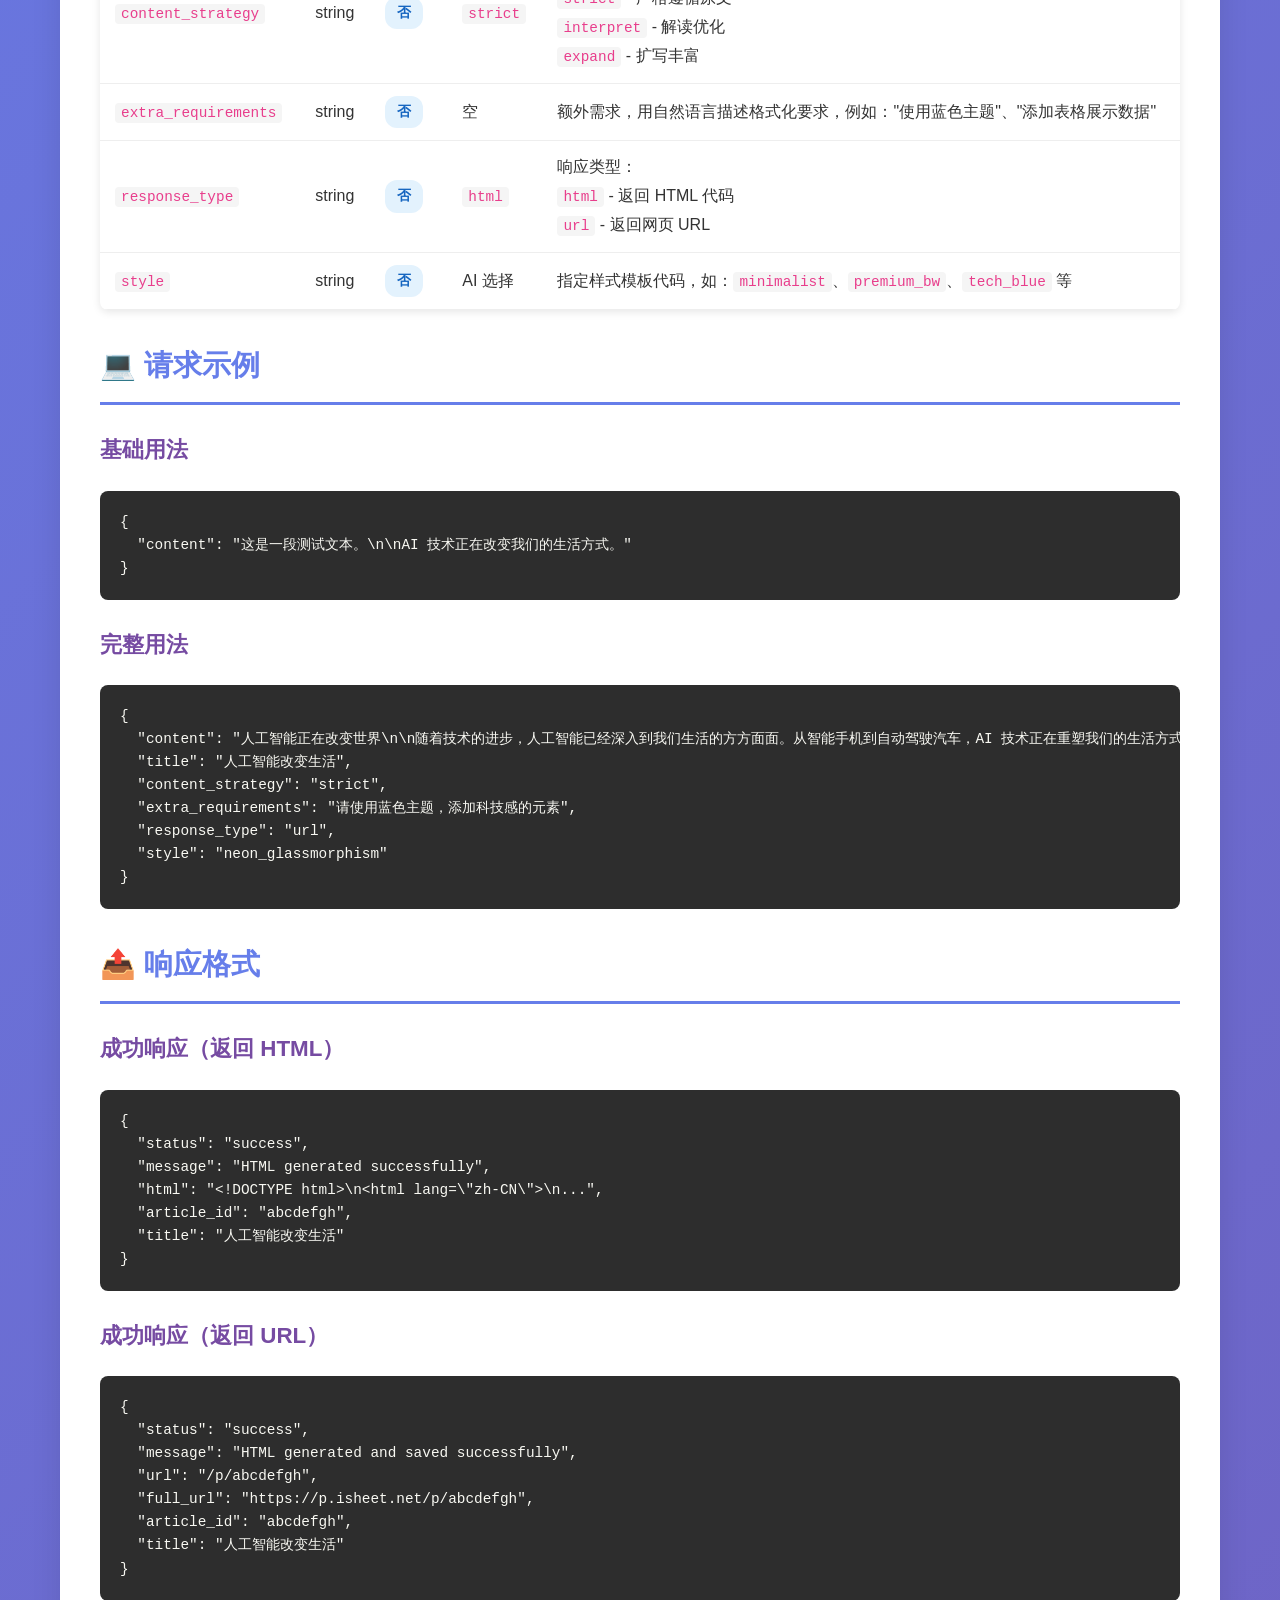
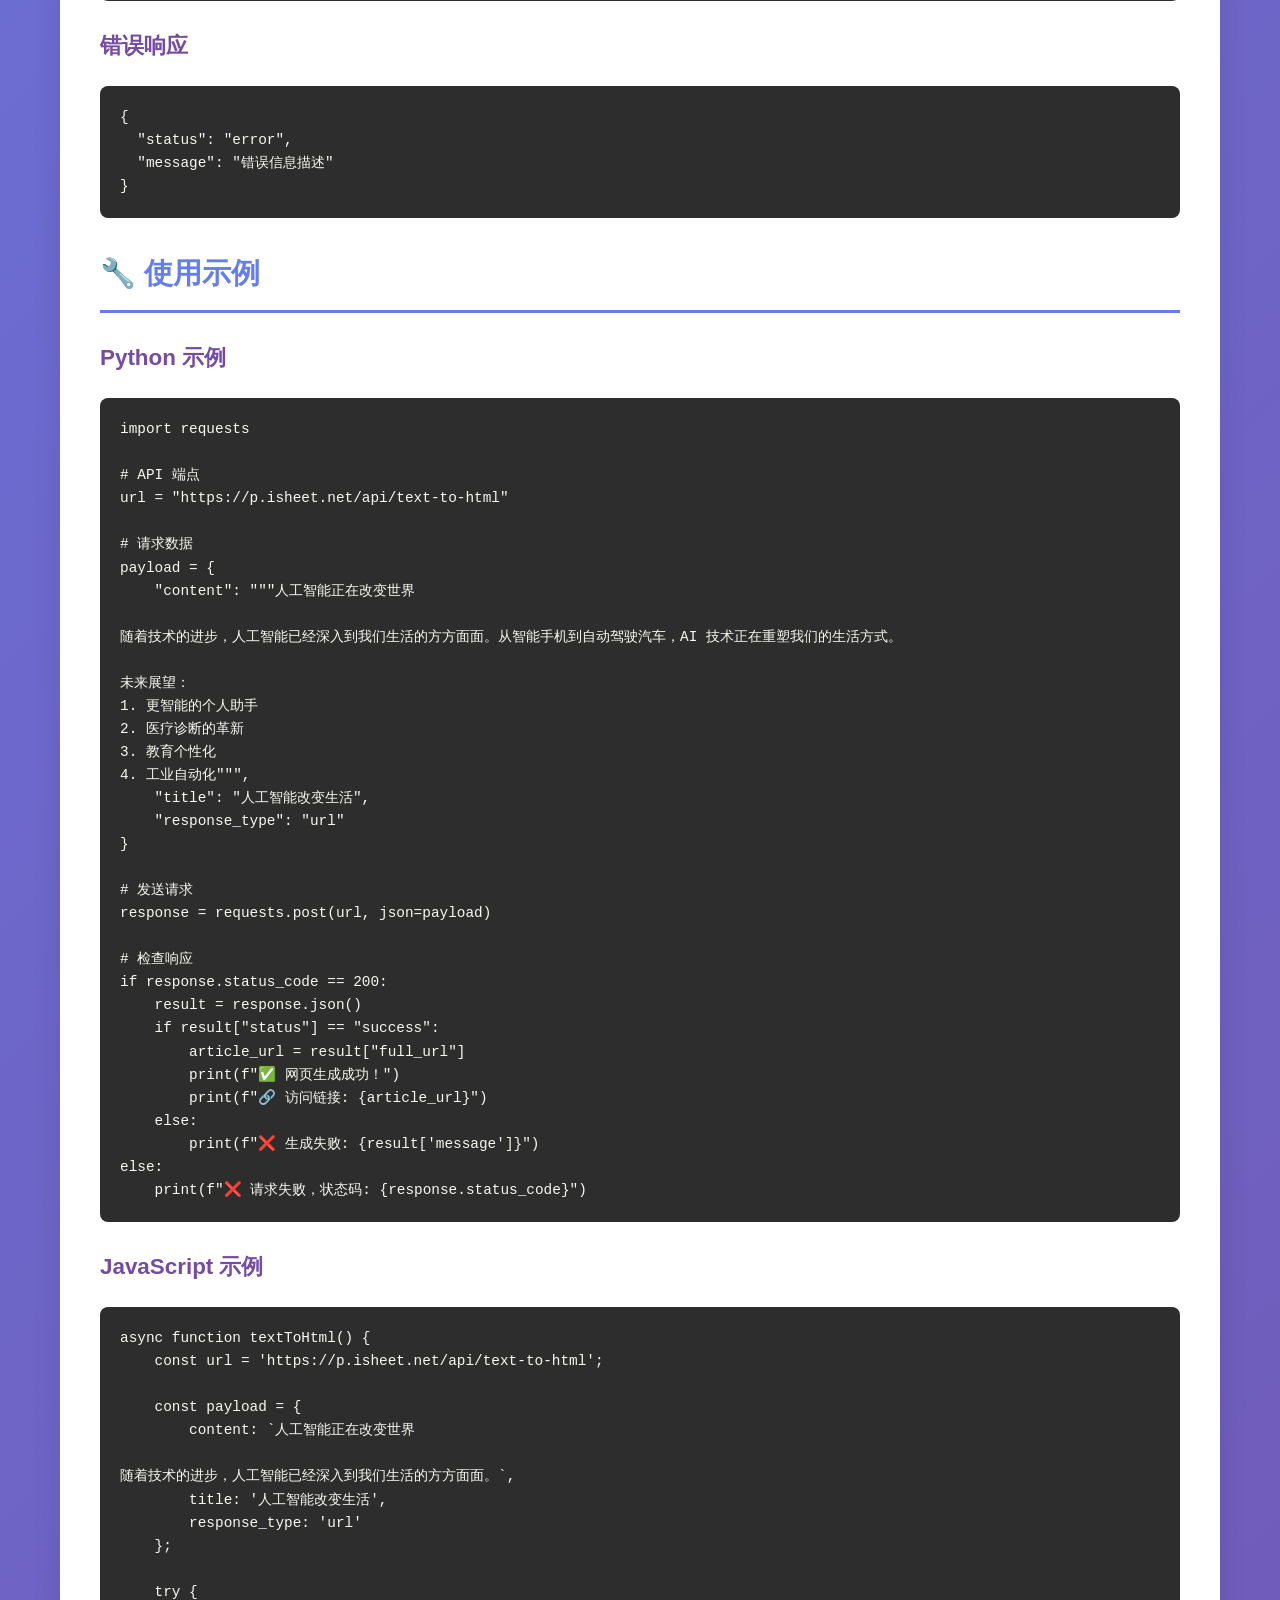
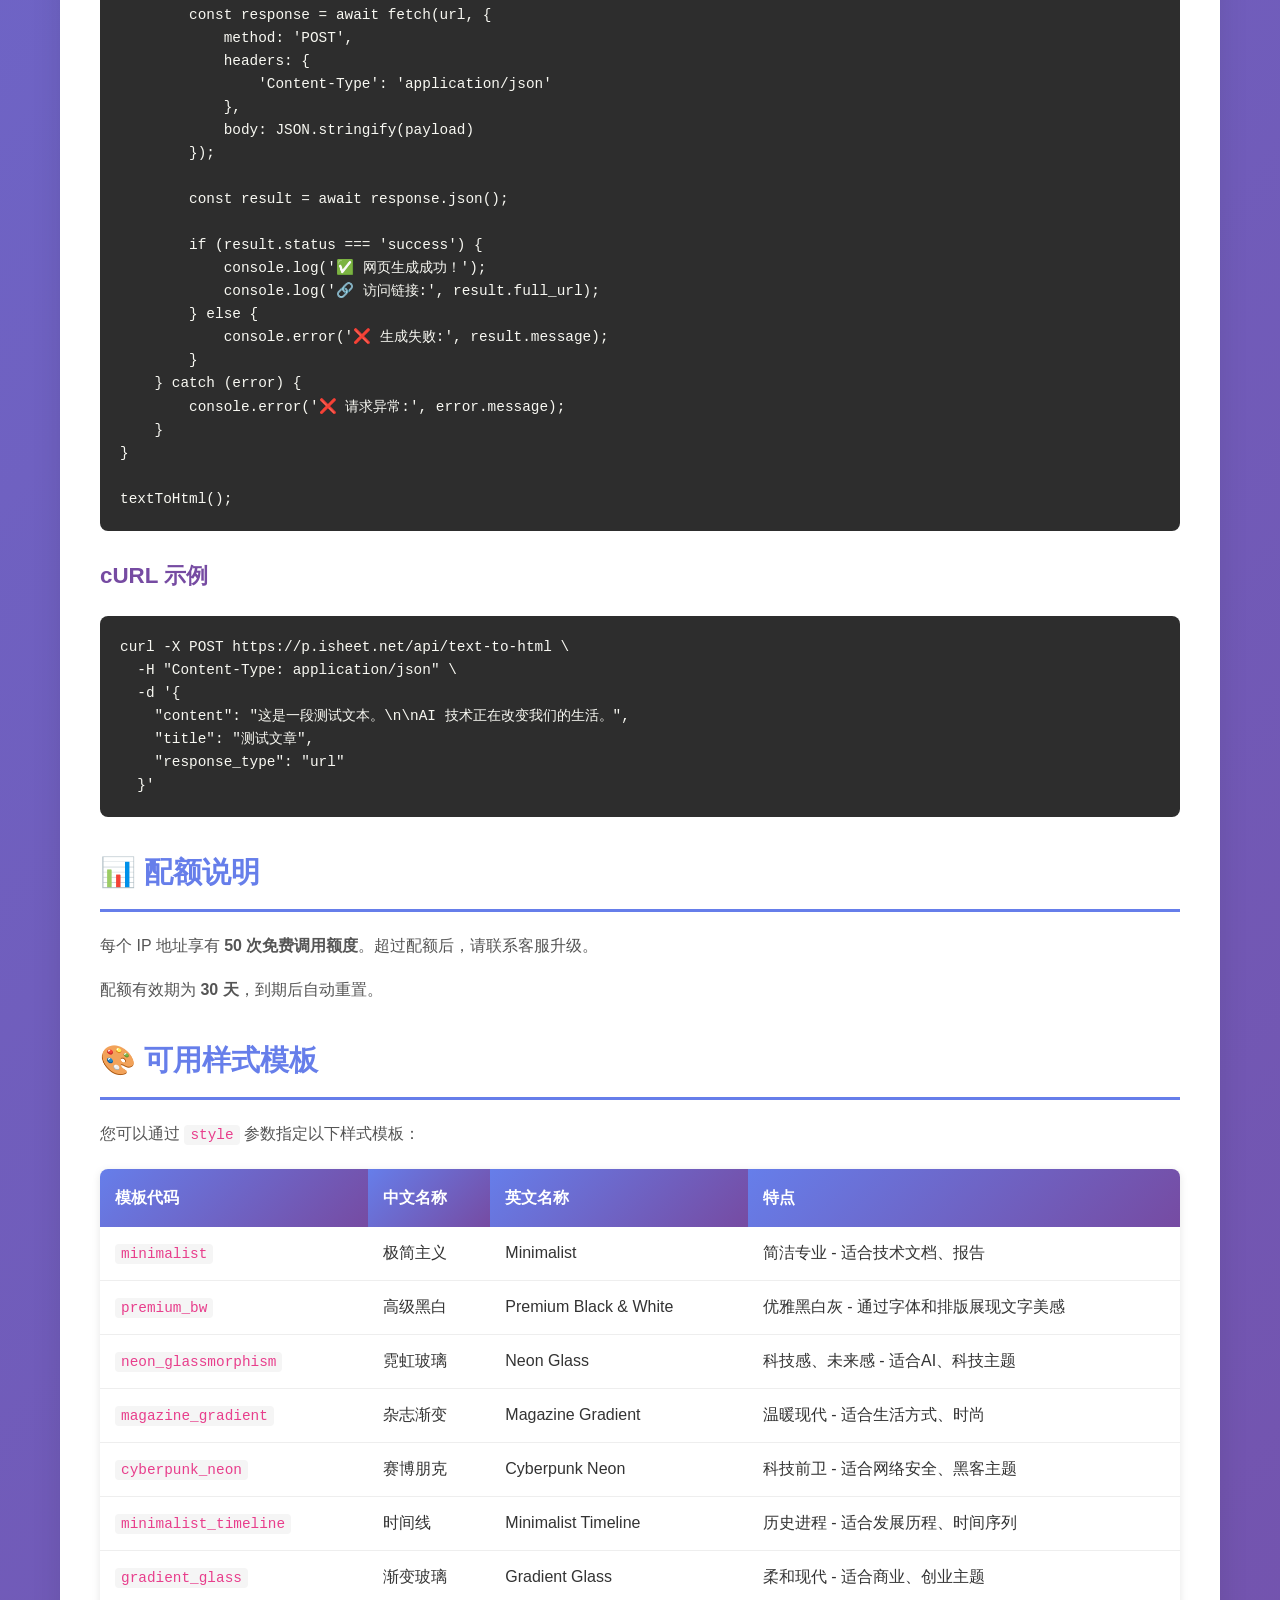
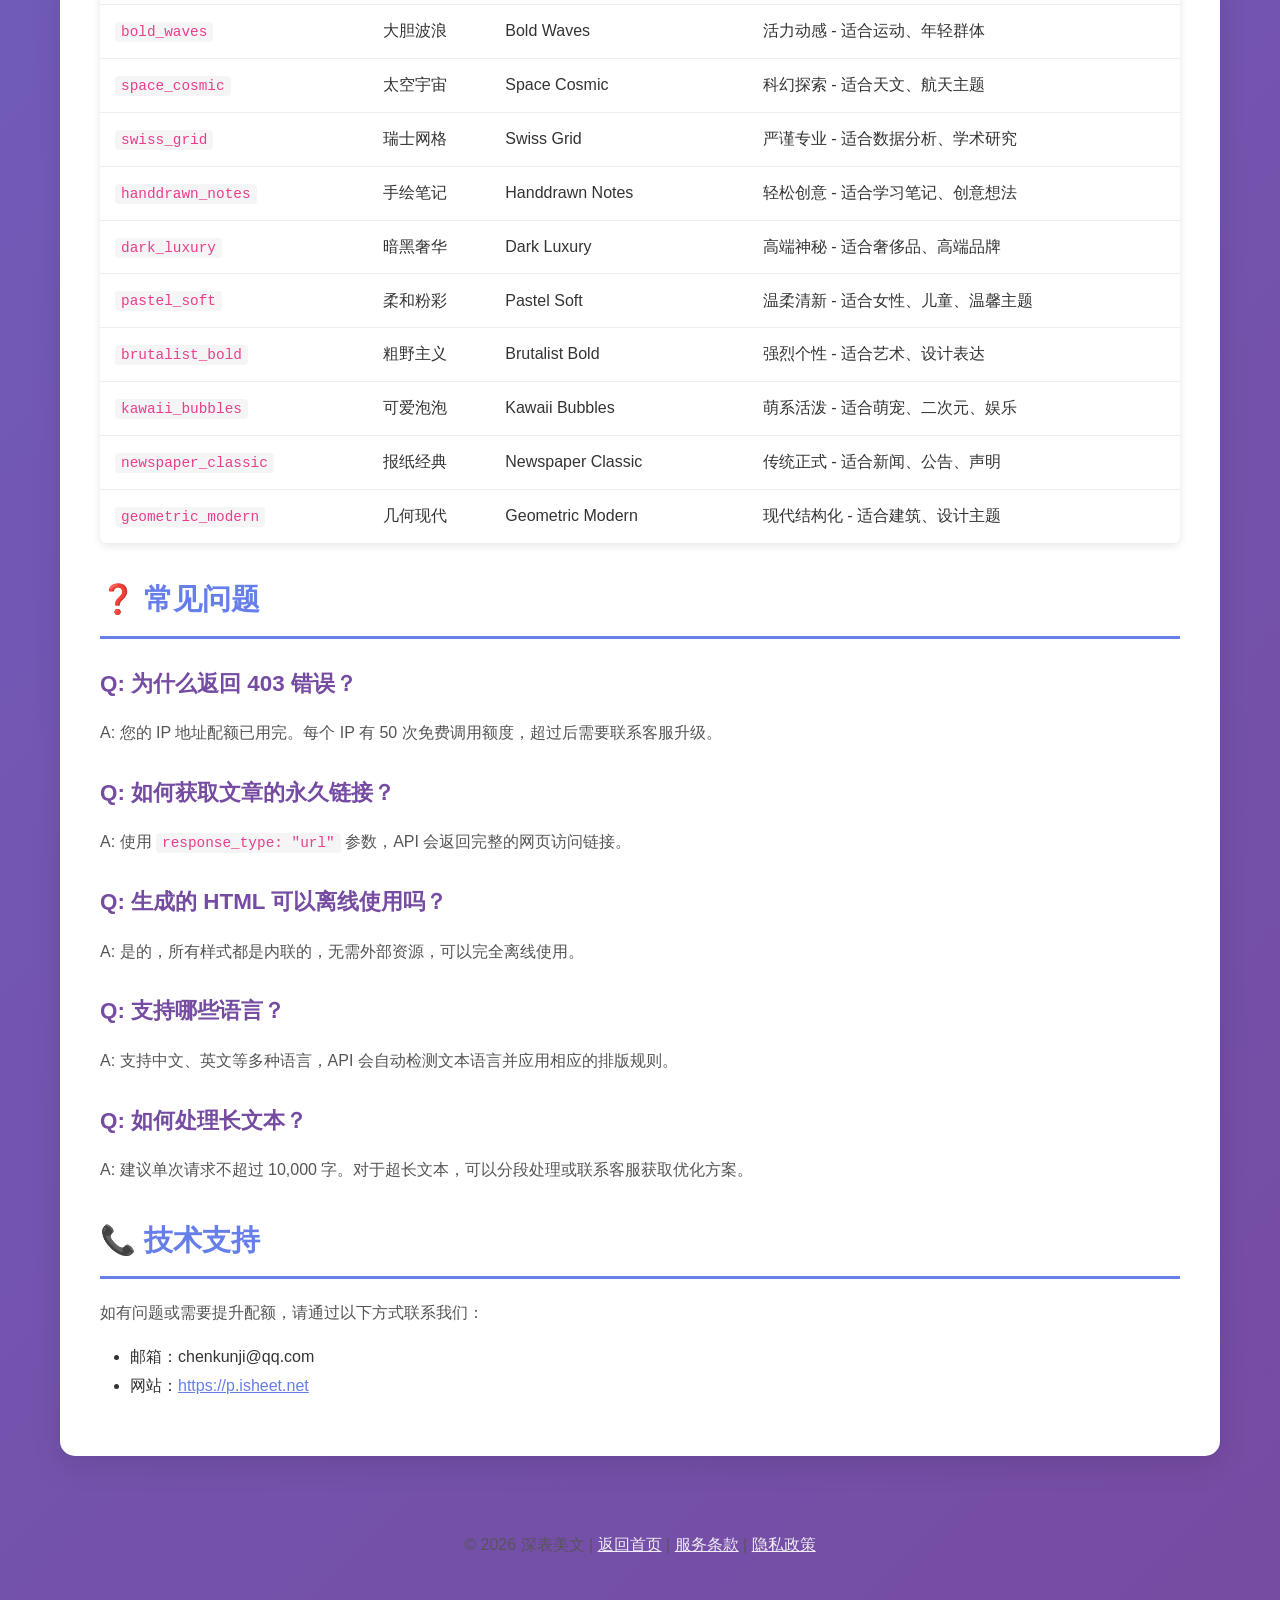
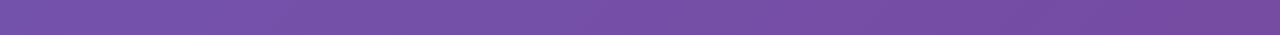
<file: api_docs.html>
<!DOCTYPE html>
<html lang="zh-CN">
<head>
    <meta charset="UTF-8">
    <meta name="viewport" content="width=device-width, initial-scale=1.0">
    <title>深表美文 API 文档 - 文本转精美网页</title>
    <style>
        * { margin: 0; padding: 0; box-sizing: border-box; }
        
        body {
            font-family: -apple-system, BlinkMacSystemFont, 'Segoe UI', 'PingFang SC', 'Hiragino Sans GB', 'Microsoft YaHei', sans-serif;
            line-height: 1.8;
            color: #333;
            background: linear-gradient(135deg, #667eea 0%, #764ba2 100%);
            min-height: 100vh;
        }
        
        .container {
            max-width: 1200px;
            margin: 0 auto;
            padding: 40px 20px;
        }
        
        .header {
            background: white;
            border-radius: 15px;
            padding: 40px;
            margin-bottom: 30px;
            box-shadow: 0 10px 30px rgba(0,0,0,0.1);
            text-align: center;
        }
        
        .header h1 {
            color: #667eea;
            font-size: 2.5em;
            margin-bottom: 15px;
        }
        
        .header p {
            color: #666;
            font-size: 1.2em;
        }
        
        .content {
            background: white;
            border-radius: 15px;
            padding: 40px;
            box-shadow: 0 10px 30px rgba(0,0,0,0.1);
        }
        
        h2 {
            color: #667eea;
            font-size: 1.8em;
            margin: 30px 0 20px 0;
            padding-bottom: 10px;
            border-bottom: 3px solid #667eea;
        }
        
        h3 {
            color: #764ba2;
            font-size: 1.4em;
            margin: 25px 0 15px 0;
        }
        
        p {
            margin: 15px 0;
            color: #555;
        }
        
        code {
            background: #f5f5f5;
            padding: 2px 6px;
            border-radius: 4px;
            font-family: 'Courier New', monospace;
            color: #e83e8c;
            font-size: 0.9em;
        }
        
        pre {
            background: #2d2d2d;
            color: #f8f8f2;
            padding: 20px;
            border-radius: 8px;
            overflow-x: auto;
            margin: 20px 0;
            line-height: 1.6;
        }
        
        pre code {
            background: none;
            color: inherit;
            padding: 0;
        }
        
        table {
            width: 100%;
            border-collapse: collapse;
            margin: 20px 0;
            background: white;
            border-radius: 8px;
            overflow: hidden;
            box-shadow: 0 2px 8px rgba(0,0,0,0.1);
        }
        
        th {
            background: linear-gradient(135deg, #667eea 0%, #764ba2 100%);
            color: white;
            padding: 15px;
            text-align: left;
            font-weight: 600;
        }
        
        td {
            padding: 12px 15px;
            border-bottom: 1px solid #eee;
        }
        
        tr:hover {
            background: #f8f9fa;
        }
        
        .endpoint {
            background: linear-gradient(135deg, #667eea 0%, #764ba2 100%);
            color: white;
            padding: 20px;
            border-radius: 8px;
            margin: 20px 0;
            font-family: 'Courier New', monospace;
            font-size: 1.1em;
        }
        
        .badge {
            display: inline-block;
            padding: 4px 12px;
            border-radius: 12px;
            font-size: 0.85em;
            font-weight: 600;
            margin-right: 8px;
        }
        
        .badge-required {
            background: #ffebee;
            color: #c62828;
        }
        
        .badge-optional {
            background: #e3f2fd;
            color: #1565c0;
        }
        
        .feature-grid {
            display: grid;
            grid-template-columns: repeat(auto-fit, minmax(300px, 1fr));
            gap: 20px;
            margin: 20px 0;
        }
        
        .feature-card {
            background: linear-gradient(135deg, #f5f7fa 0%, #e9ecef 100%);
            padding: 25px;
            border-radius: 10px;
            border-left: 4px solid #667eea;
        }
        
        .feature-card h4 {
            color: #667eea;
            margin-bottom: 10px;
            font-size: 1.2em;
        }
        
        .footer {
            text-align: center;
            margin-top: 40px;
            padding: 20px;
            color: white;
            opacity: 0.9;
        }
        
        .footer a {
            color: white;
            text-decoration: underline;
        }
        
        @media (max-width: 768px) {
            .header h1 {
                font-size: 2em;
            }
            
            .content {
                padding: 25px;
            }
            
            table {
                font-size: 0.9em;
            }
            
            th, td {
                padding: 10px;
            }
        }
    </style>
</head>
<body>
    <div class="container">
        <!-- 头部 -->
        <div class="header">
            <h1>🚀 深表美文 API 文档</h1>
            <p>将普通文本一键转换为精美的 HTML 网页</p>
        </div>
        
        <!-- 内容区 -->
        <div class="content">
            <!-- 概述 -->
            <h2>📖 概述</h2>
            <p>深表美文提供强大的文本转 HTML API 服务，可将普通文本自动转换为具有丰富视觉效果的精美网页。支持多种样式模板、智能排版和自定义需求。</p>
            
            <div class="feature-grid">
                <div class="feature-card">
                    <h4>✨ 智能美化</h4>
                    <p>AI 自动分析内容，智能匹配最佳排版风格和视觉元素</p>
                </div>
                <div class="feature-card">
                    <h4>🎨 多样模板</h4>
                    <p>17+ 种专业设计模板，满足不同场景的展示需求</p>
                </div>
                <div class="feature-card">
                    <h4>⚡ 快速响应</h4>
                    <p>通常 3-10 秒内完成转换，支持高并发调用</p>
                </div>
                <div class="feature-card">
                    <h4>🔗 灵活输出</h4>
                    <p>可返回 HTML 代码或直接生成可访问的网页链接</p>
                </div>
            </div>
            
            <!-- API 端点 -->
            <h2>🌐 API 端点</h2>
            <div class="endpoint">
                POST https://p.isheet.net/api/text-to-html
            </div>
            
            <!-- 请求参数 -->
            <h2>📝 请求参数</h2>
            
            <h3>请求头</h3>
            <pre><code>Content-Type: application/json</code></pre>
            
            <h3>请求体（JSON 格式）</h3>
            <table>
                <thead>
                    <tr>
                        <th>参数名</th>
                        <th>类型</th>
                        <th>必填</th>
                        <th>默认值</th>
                        <th>说明</th>
                    </tr>
                </thead>
                <tbody>
                    <tr>
                        <td><code>content</code></td>
                        <td>string</td>
                        <td><span class="badge badge-required">是</span></td>
                        <td>-</td>
                        <td>要转换的文本内容</td>
                    </tr>
                    <tr>
                        <td><code>title</code></td>
                        <td>string</td>
                        <td><span class="badge badge-optional">否</span></td>
                        <td>AI 生成</td>
                        <td>文章标题（如不提供，AI 会自动生成）</td>
                    </tr>
                    <tr>
                        <td><code>content_strategy</code></td>
                        <td>string</td>
                        <td><span class="badge badge-optional">否</span></td>
                        <td><code>strict</code></td>
                        <td>扩写模式：<br><code>strict</code> - 严格遵循原文<br><code>interpret</code> - 解读优化<br><code>expand</code> - 扩写丰富</td>
                    </tr>
                    <tr>
                        <td><code>extra_requirements</code></td>
                        <td>string</td>
                        <td><span class="badge badge-optional">否</span></td>
                        <td>空</td>
                        <td>额外需求，用自然语言描述格式化要求，例如："使用蓝色主题"、"添加表格展示数据"</td>
                    </tr>
                    <tr>
                        <td><code>response_type</code></td>
                        <td>string</td>
                        <td><span class="badge badge-optional">否</span></td>
                        <td><code>html</code></td>
                        <td>响应类型：<br><code>html</code> - 返回 HTML 代码<br><code>url</code> - 返回网页 URL</td>
                    </tr>
                    <tr>
                        <td><code>style</code></td>
                        <td>string</td>
                        <td><span class="badge badge-optional">否</span></td>
                        <td>AI 选择</td>
                        <td>指定样式模板代码，如：<code>minimalist</code>、<code>premium_bw</code>、<code>tech_blue</code> 等</td>
                    </tr>
                </tbody>
            </table>
            
            <!-- 请求示例 -->
            <h2>💻 请求示例</h2>
            
            <h3>基础用法</h3>
            <pre><code>{
  "content": "这是一段测试文本。\n\nAI 技术正在改变我们的生活方式。"
}</code></pre>
            
            <h3>完整用法</h3>
            <pre><code>{
  "content": "人工智能正在改变世界\n\n随着技术的进步，人工智能已经深入到我们生活的方方面面。从智能手机到自动驾驶汽车，AI 技术正在重塑我们的生活方式。\n\n未来展望：\n1. 更智能的个人助手\n2. 医疗诊断的革新\n3. 教育个性化\n4. 工业自动化",
  "title": "人工智能改变生活",
  "content_strategy": "strict",
  "extra_requirements": "请使用蓝色主题，添加科技感的元素",
  "response_type": "url",
  "style": "neon_glassmorphism"
}</code></pre>
            
            <!-- 响应格式 -->
            <h2>📤 响应格式</h2>
            
            <h3>成功响应（返回 HTML）</h3>
            <pre><code>{
  "status": "success",
  "message": "HTML generated successfully",
  "html": "&lt;!DOCTYPE html&gt;\n&lt;html lang=\"zh-CN\"&gt;\n...",
  "article_id": "abcdefgh",
  "title": "人工智能改变生活"
}</code></pre>
            
            <h3>成功响应（返回 URL）</h3>
            <pre><code>{
  "status": "success",
  "message": "HTML generated and saved successfully",
  "url": "/p/abcdefgh",
  "full_url": "https://p.isheet.net/p/abcdefgh",
  "article_id": "abcdefgh",
  "title": "人工智能改变生活"
}</code></pre>
            
            <h3>错误响应</h3>
            <pre><code>{
  "status": "error",
  "message": "错误信息描述"
}</code></pre>
            
            <!-- 使用示例 -->
            <h2>🔧 使用示例</h2>
            
            <h3>Python 示例</h3>
            <pre><code>import requests

# API 端点
url = "https://p.isheet.net/api/text-to-html"

# 请求数据
payload = {
    "content": """人工智能正在改变世界
    
随着技术的进步，人工智能已经深入到我们生活的方方面面。从智能手机到自动驾驶汽车，AI 技术正在重塑我们的生活方式。

未来展望：
1. 更智能的个人助手
2. 医疗诊断的革新
3. 教育个性化
4. 工业自动化""",
    "title": "人工智能改变生活",
    "response_type": "url"
}

# 发送请求
response = requests.post(url, json=payload)

# 检查响应
if response.status_code == 200:
    result = response.json()
    if result["status"] == "success":
        article_url = result["full_url"]
        print(f"✅ 网页生成成功！")
        print(f"🔗 访问链接: {article_url}")
    else:
        print(f"❌ 生成失败: {result['message']}")
else:
    print(f"❌ 请求失败，状态码: {response.status_code}")</code></pre>
            
            <h3>JavaScript 示例</h3>
            <pre><code>async function textToHtml() {
    const url = 'https://p.isheet.net/api/text-to-html';
    
    const payload = {
        content: `人工智能正在改变世界

随着技术的进步，人工智能已经深入到我们生活的方方面面。`,
        title: '人工智能改变生活',
        response_type: 'url'
    };
    
    try {
        const response = await fetch(url, {
            method: 'POST',
            headers: {
                'Content-Type': 'application/json'
            },
            body: JSON.stringify(payload)
        });
        
        const result = await response.json();
        
        if (result.status === 'success') {
            console.log('✅ 网页生成成功！');
            console.log('🔗 访问链接:', result.full_url);
        } else {
            console.error('❌ 生成失败:', result.message);
        }
    } catch (error) {
        console.error('❌ 请求异常:', error.message);
    }
}

textToHtml();</code></pre>
            
            <h3>cURL 示例</h3>
            <pre><code>curl -X POST https://p.isheet.net/api/text-to-html \
  -H "Content-Type: application/json" \
  -d '{
    "content": "这是一段测试文本。\n\nAI 技术正在改变我们的生活。",
    "title": "测试文章",
    "response_type": "url"
  }'</code></pre>
            
            <!-- 配额说明 -->
            <h2>📊 配额说明</h2>
            <p>每个 IP 地址享有 <strong>50 次免费调用额度</strong>。超过配额后，请联系客服升级。</p>
            <p>配额有效期为 <strong>30 天</strong>，到期后自动重置。</p>
            
            <!-- 样式模板 -->
            <h2>🎨 可用样式模板</h2>
            <p>您可以通过 <code>style</code> 参数指定以下样式模板：</p>
            <table>
                <thead>
                    <tr>
                        <th>模板代码</th>
                        <th>中文名称</th>
                        <th>英文名称</th>
                        <th>特点</th>
                    </tr>
                </thead>
                <tbody>
                    <tr>
                        <td><code>minimalist</code></td>
                        <td>极简主义</td>
                        <td>Minimalist</td>
                        <td>简洁专业 - 适合技术文档、报告</td>
                    </tr>
                    <tr>
                        <td><code>premium_bw</code></td>
                        <td>高级黑白</td>
                        <td>Premium Black & White</td>
                        <td>优雅黑白灰 - 通过字体和排版展现文字美感</td>
                    </tr>
                    <tr>
                        <td><code>neon_glassmorphism</code></td>
                        <td>霓虹玻璃</td>
                        <td>Neon Glass</td>
                        <td>科技感、未来感 - 适合AI、科技主题</td>
                    </tr>
                    <tr>
                        <td><code>magazine_gradient</code></td>
                        <td>杂志渐变</td>
                        <td>Magazine Gradient</td>
                        <td>温暖现代 - 适合生活方式、时尚</td>
                    </tr>
                    <tr>
                        <td><code>cyberpunk_neon</code></td>
                        <td>赛博朋克</td>
                        <td>Cyberpunk Neon</td>
                        <td>科技前卫 - 适合网络安全、黑客主题</td>
                    </tr>
                    <tr>
                        <td><code>minimalist_timeline</code></td>
                        <td>时间线</td>
                        <td>Minimalist Timeline</td>
                        <td>历史进程 - 适合发展历程、时间序列</td>
                    </tr>
                    <tr>
                        <td><code>gradient_glass</code></td>
                        <td>渐变玻璃</td>
                        <td>Gradient Glass</td>
                        <td>柔和现代 - 适合商业、创业主题</td>
                    </tr>
                    <tr>
                        <td><code>bold_waves</code></td>
                        <td>大胆波浪</td>
                        <td>Bold Waves</td>
                        <td>活力动感 - 适合运动、年轻群体</td>
                    </tr>
                    <tr>
                        <td><code>space_cosmic</code></td>
                        <td>太空宇宙</td>
                        <td>Space Cosmic</td>
                        <td>科幻探索 - 适合天文、航天主题</td>
                    </tr>
                    <tr>
                        <td><code>swiss_grid</code></td>
                        <td>瑞士网格</td>
                        <td>Swiss Grid</td>
                        <td>严谨专业 - 适合数据分析、学术研究</td>
                    </tr>
                    <tr>
                        <td><code>handdrawn_notes</code></td>
                        <td>手绘笔记</td>
                        <td>Handdrawn Notes</td>
                        <td>轻松创意 - 适合学习笔记、创意想法</td>
                    </tr>
                    <tr>
                        <td><code>dark_luxury</code></td>
                        <td>暗黑奢华</td>
                        <td>Dark Luxury</td>
                        <td>高端神秘 - 适合奢侈品、高端品牌</td>
                    </tr>
                    <tr>
                        <td><code>pastel_soft</code></td>
                        <td>柔和粉彩</td>
                        <td>Pastel Soft</td>
                        <td>温柔清新 - 适合女性、儿童、温馨主题</td>
                    </tr>
                    <tr>
                        <td><code>brutalist_bold</code></td>
                        <td>粗野主义</td>
                        <td>Brutalist Bold</td>
                        <td>强烈个性 - 适合艺术、设计表达</td>
                    </tr>
                    <tr>
                        <td><code>kawaii_bubbles</code></td>
                        <td>可爱泡泡</td>
                        <td>Kawaii Bubbles</td>
                        <td>萌系活泼 - 适合萌宠、二次元、娱乐</td>
                    </tr>
                    <tr>
                        <td><code>newspaper_classic</code></td>
                        <td>报纸经典</td>
                        <td>Newspaper Classic</td>
                        <td>传统正式 - 适合新闻、公告、声明</td>
                    </tr>
                    <tr>
                        <td><code>geometric_modern</code></td>
                        <td>几何现代</td>
                        <td>Geometric Modern</td>
                        <td>现代结构化 - 适合建筑、设计主题</td>
                    </tr>
                </tbody>
            </table>
            
            <!-- 常见问题 -->
            <h2>❓ 常见问题</h2>
            
            <h3>Q: 为什么返回 403 错误？</h3>
            <p>A: 您的 IP 地址配额已用完。每个 IP 有 50 次免费调用额度，超过后需要联系客服升级。</p>
            
            <h3>Q: 如何获取文章的永久链接？</h3>
            <p>A: 使用 <code>response_type: "url"</code> 参数，API 会返回完整的网页访问链接。</p>
            
            <h3>Q: 生成的 HTML 可以离线使用吗？</h3>
            <p>A: 是的，所有样式都是内联的，无需外部资源，可以完全离线使用。</p>
            
            <h3>Q: 支持哪些语言？</h3>
            <p>A: 支持中文、英文等多种语言，API 会自动检测文本语言并应用相应的排版规则。</p>
            
            <h3>Q: 如何处理长文本？</h3>
            <p>A: 建议单次请求不超过 10,000 字。对于超长文本，可以分段处理或联系客服获取优化方案。</p>
            
            <!-- 技术支持 -->
            <h2>📞 技术支持</h2>
            <p>如有问题或需要提升配额，请通过以下方式联系我们：</p>
            <ul style="margin: 15px 0; padding-left: 30px;">
                <li>邮箱：chenkunji@qq.com</li>
                <li>网站：<a href="https://p.isheet.net" target="_blank" style="color: #667eea;">https://p.isheet.net</a></li>
            </ul>
        </div>
        
        <!-- 页脚 -->
        <div class="footer">
            <p>© 2026 深表美文 | <a href="/">返回首页</a> | <a href="/terms">服务条款</a> | <a href="/privacy">隐私政策</a></p>
        </div>
    </div>
</body>
</html>
</file>
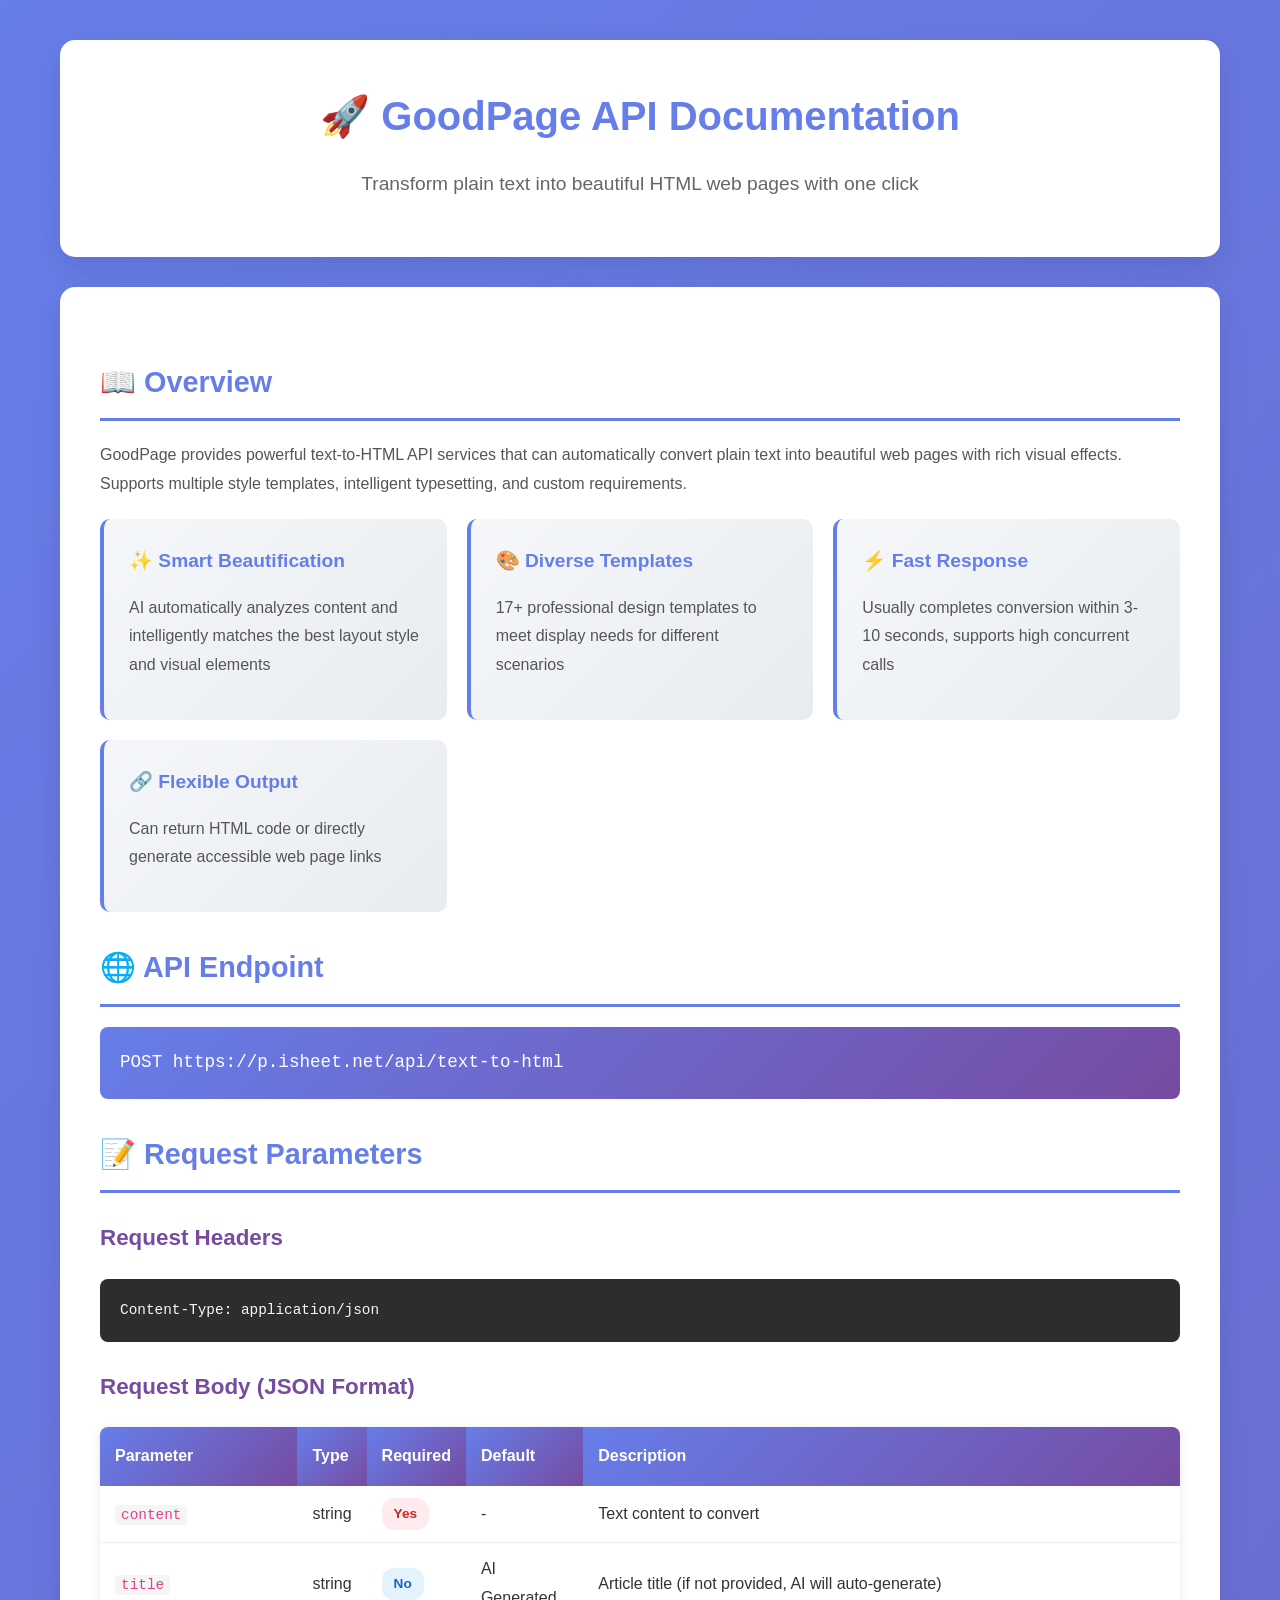
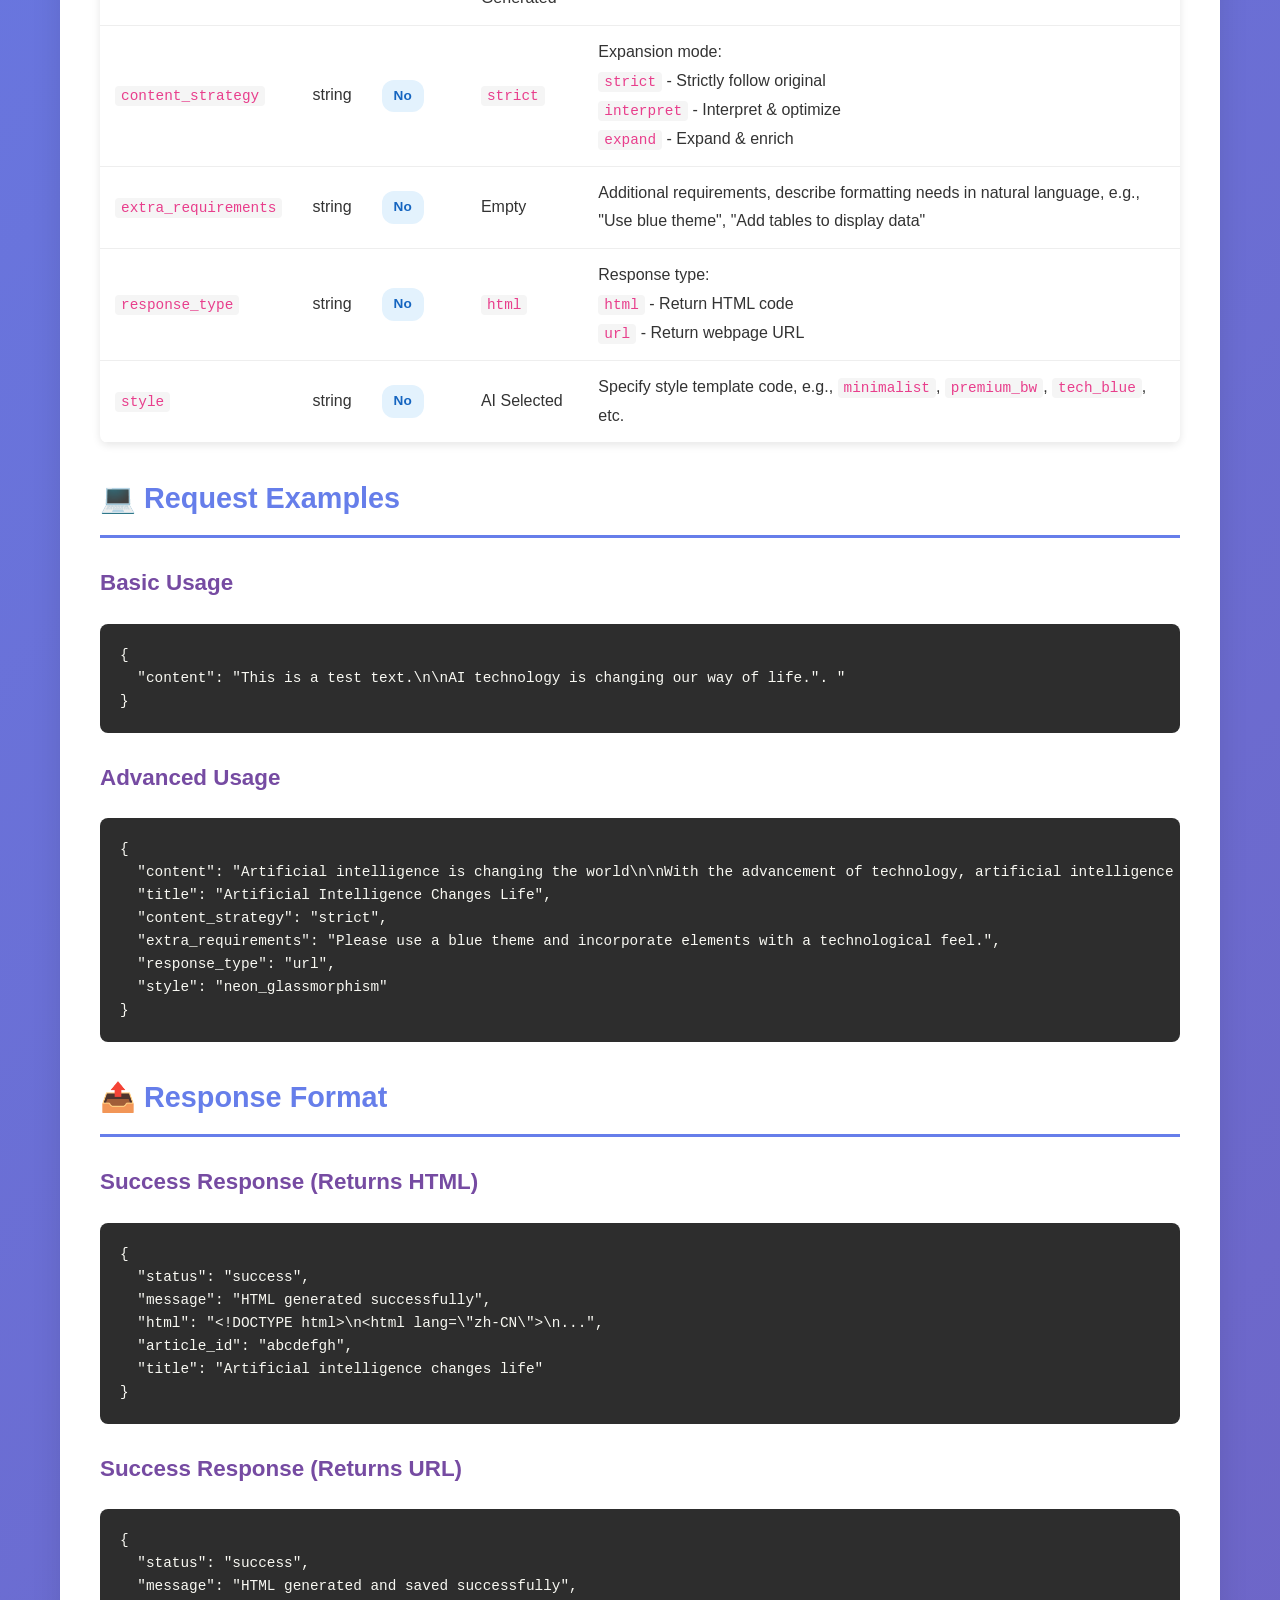
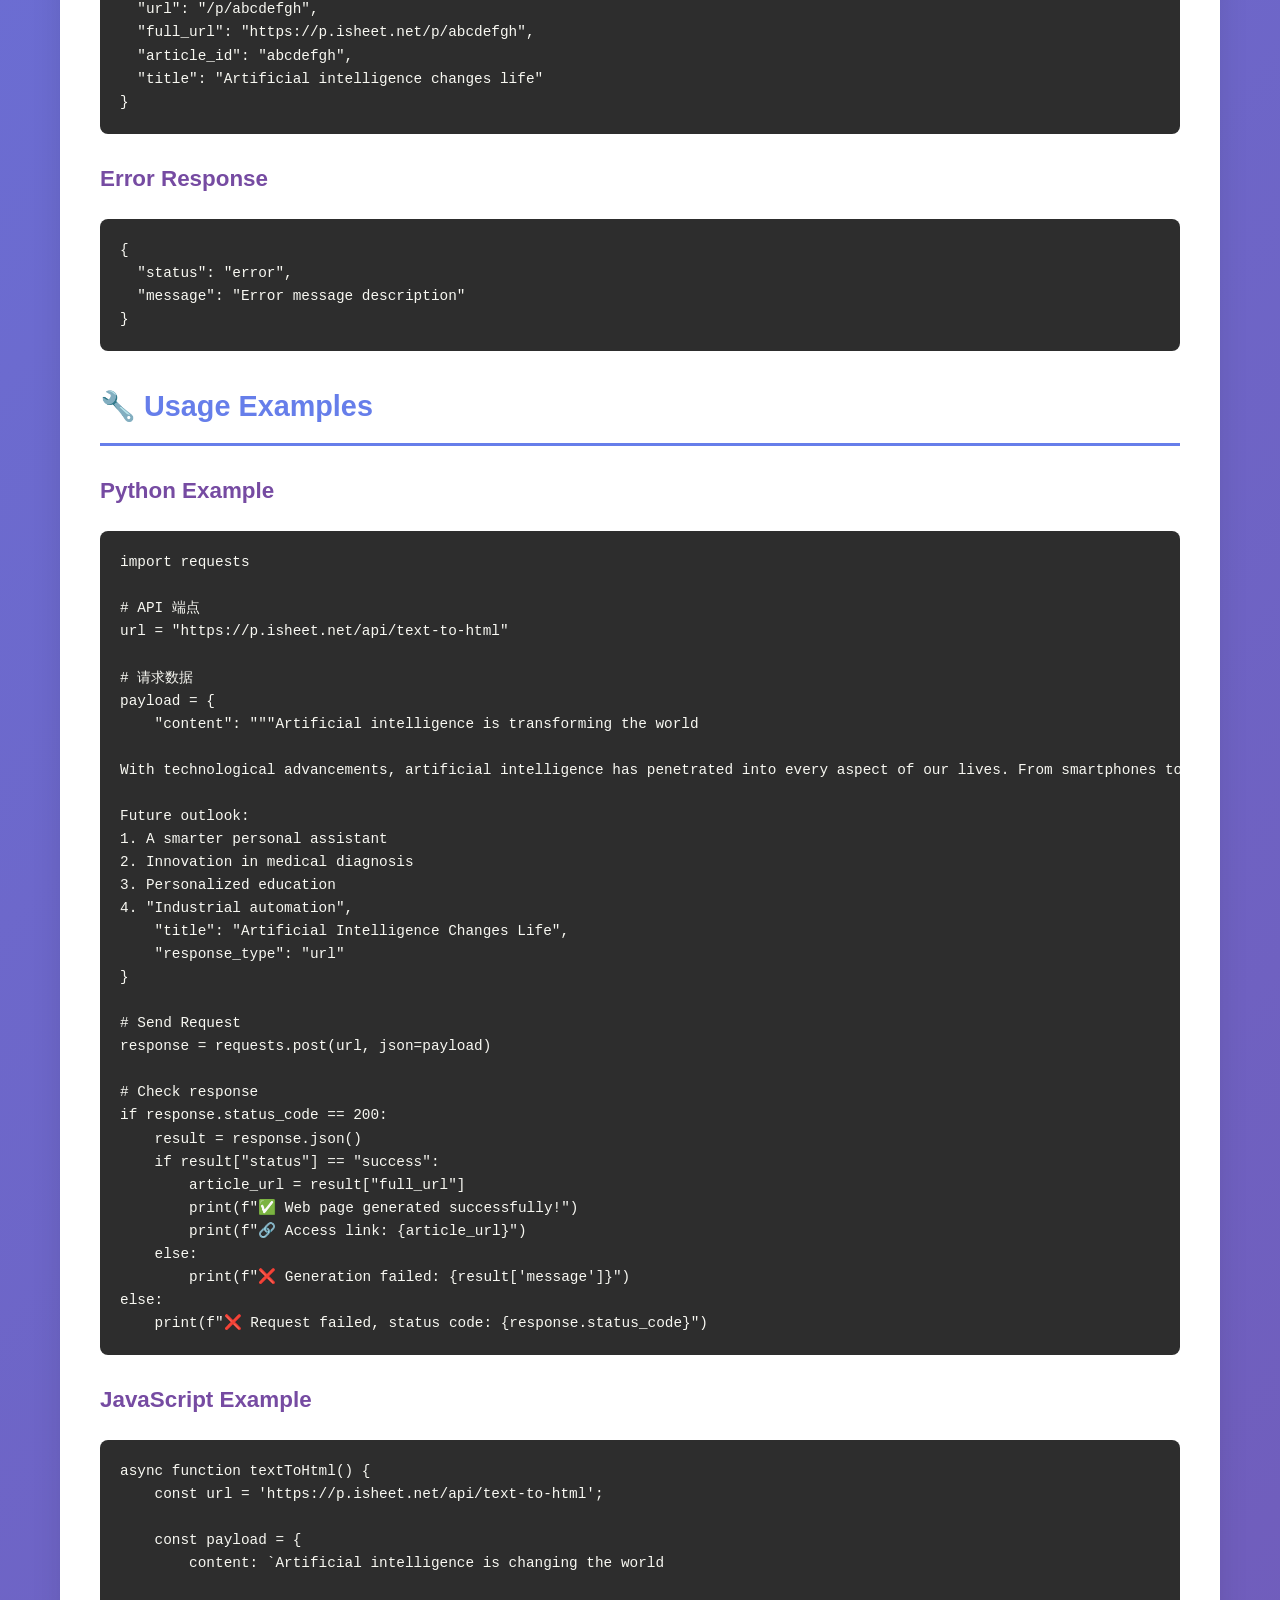
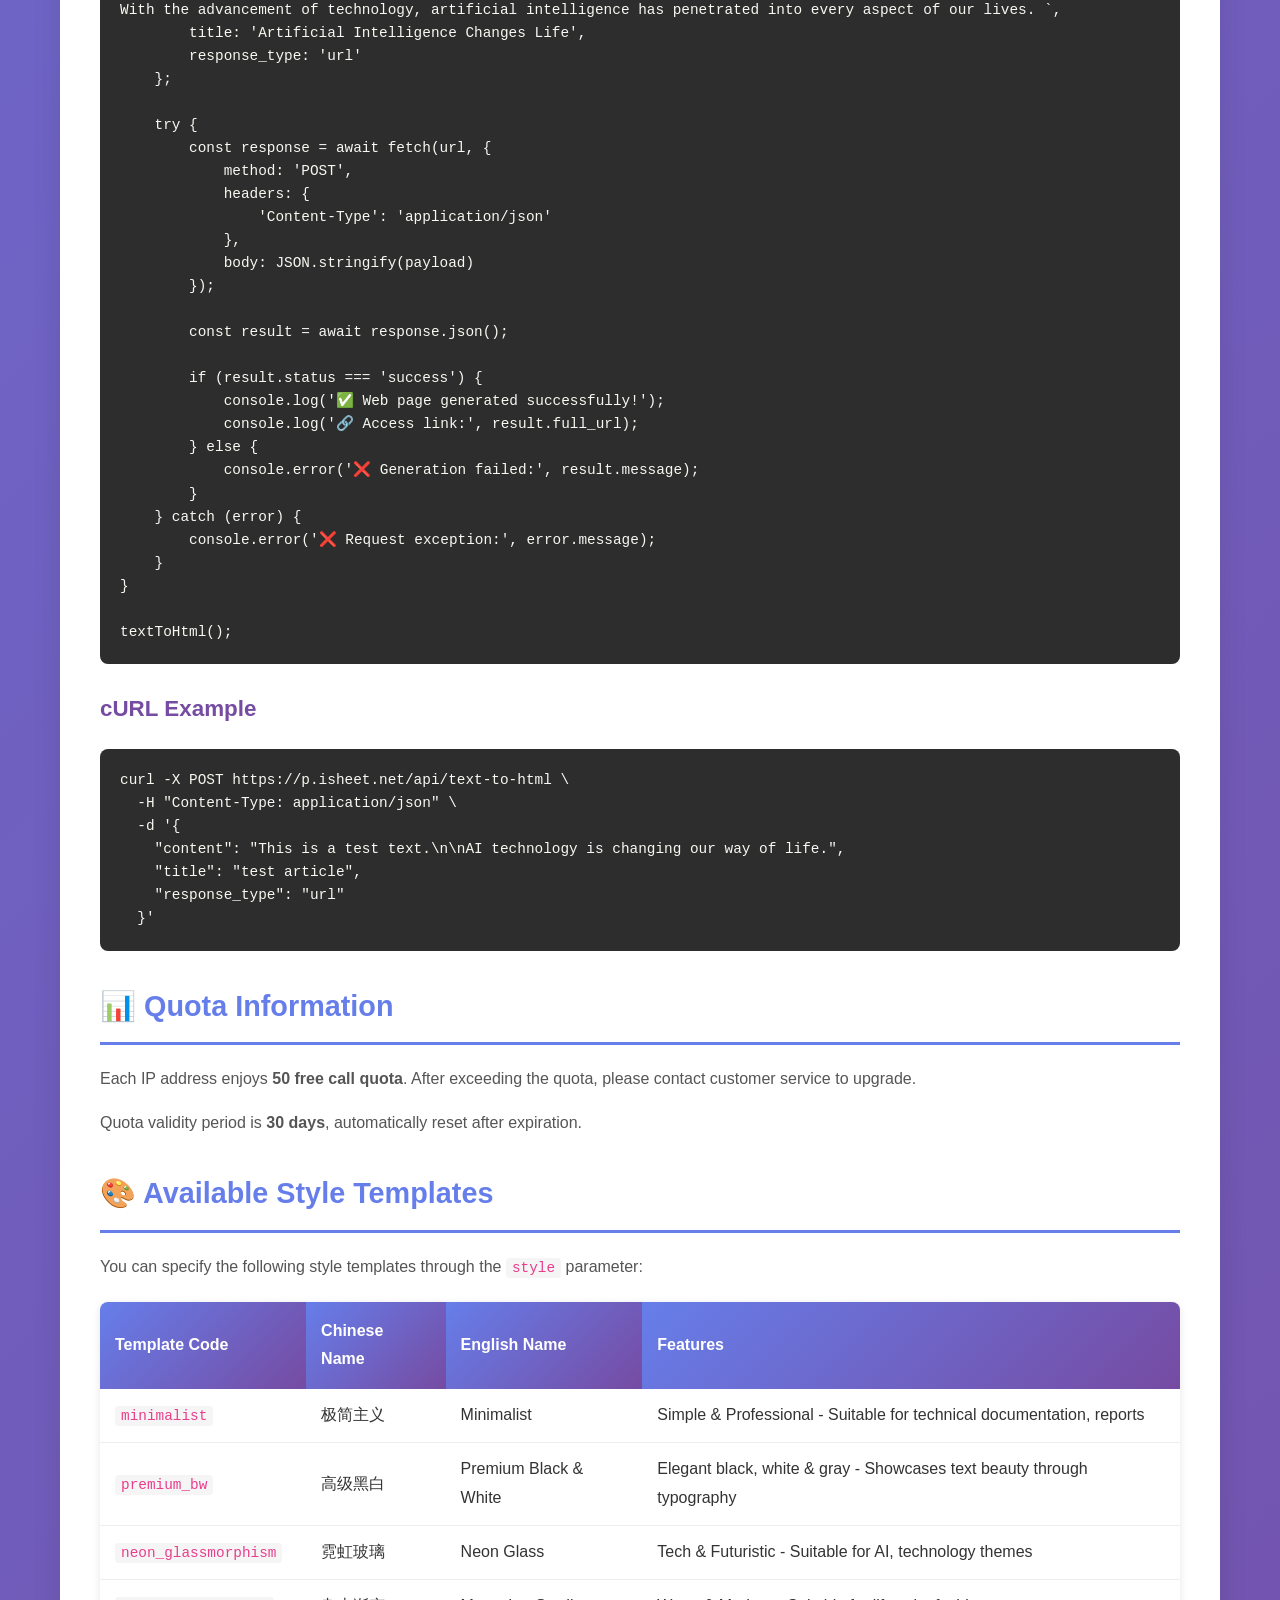
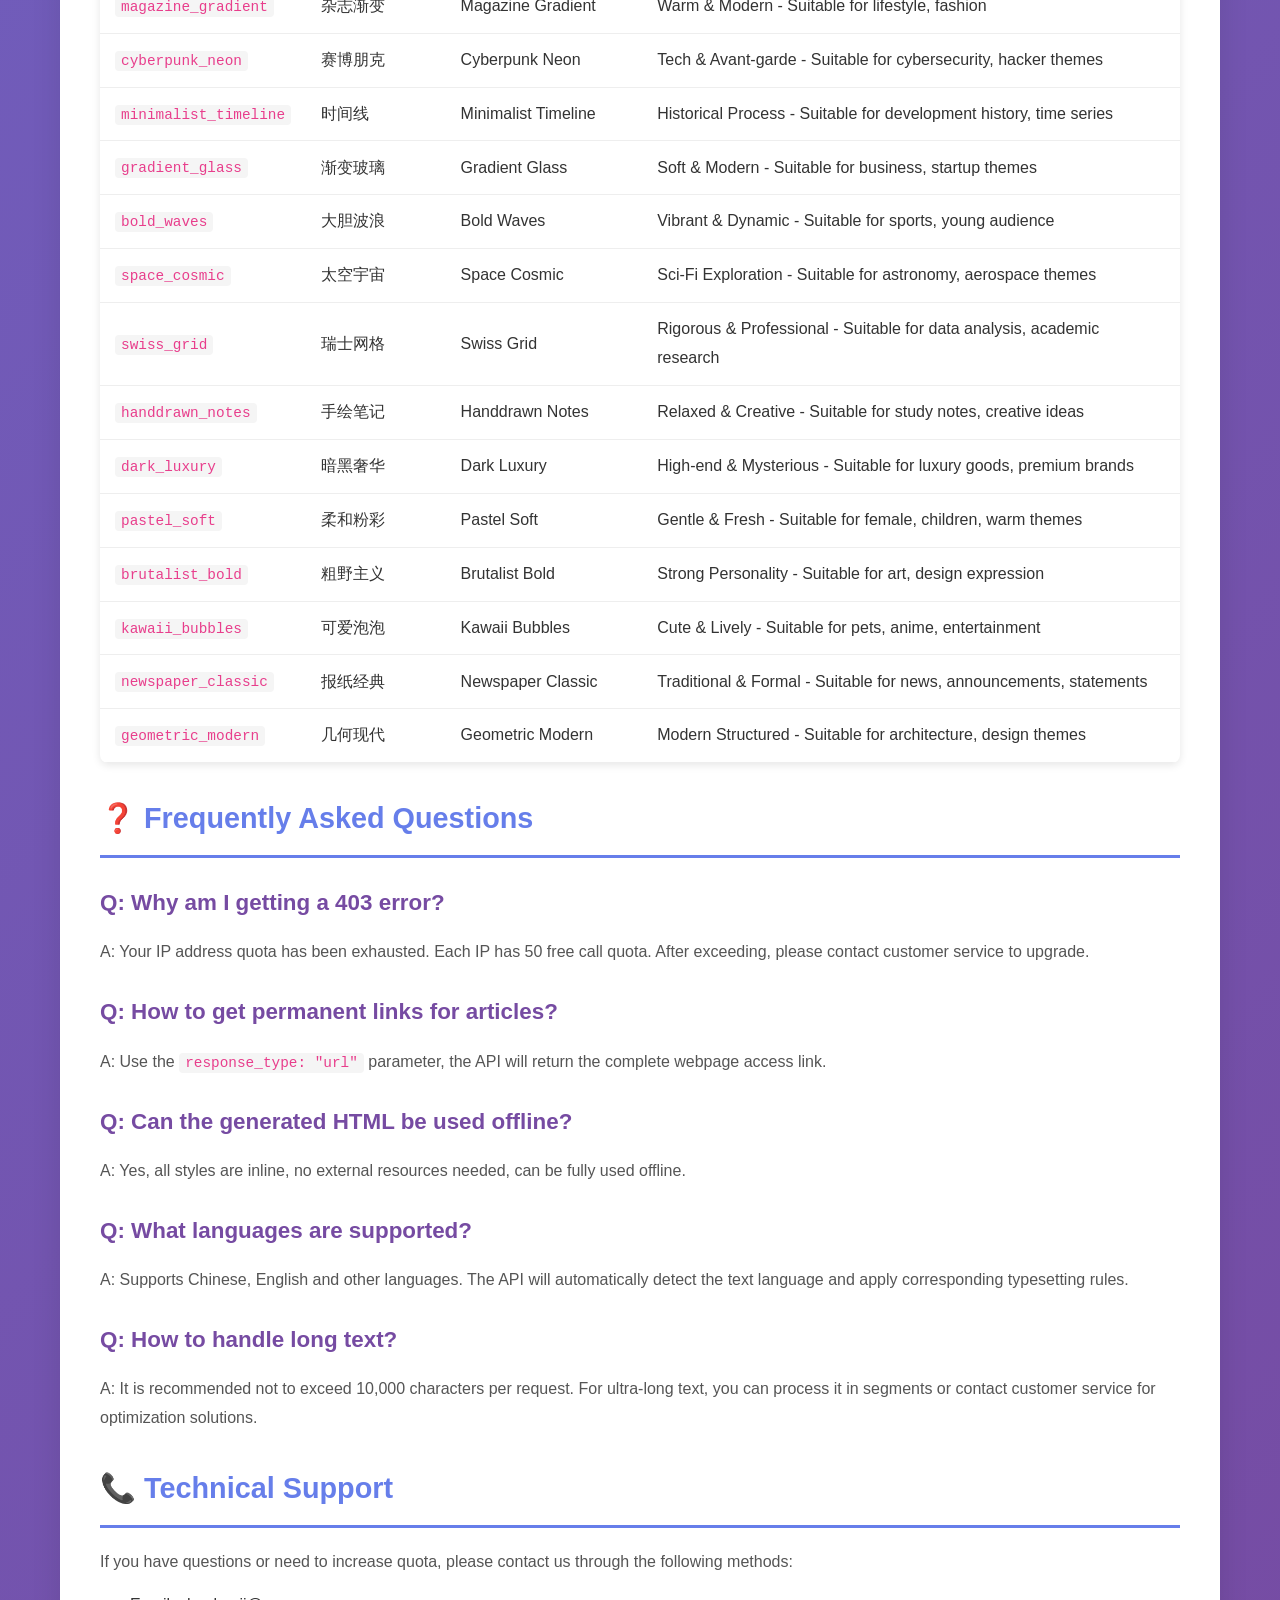
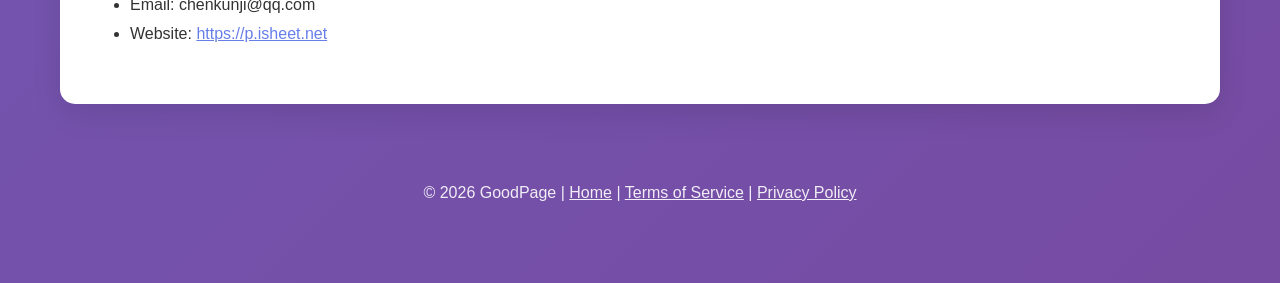
<file: api_docs_en.html>
<!DOCTYPE html>
<html lang="en">
<head>
    <meta charset="UTF-8">
    <meta name="viewport" content="width=device-width, initial-scale=1.0">
    <title>GoodPage API Documentation - Text to Beautiful Web Pages</title>
    <style>
        * { margin: 0; padding: 0; box-sizing: border-box; }
        
        body {
            font-family: -apple-system, BlinkMacSystemFont, 'Segoe UI', 'PingFang SC', 'Hiragino Sans GB', 'Microsoft YaHei', sans-serif;
            line-height: 1.8;
            color: #333;
            background: linear-gradient(135deg, #667eea 0%, #764ba2 100%);
            min-height: 100vh;
        }
        
        .container {
            max-width: 1200px;
            margin: 0 auto;
            padding: 40px 20px;
        }
        
        .header {
            background: white;
            border-radius: 15px;
            padding: 40px;
            margin-bottom: 30px;
            box-shadow: 0 10px 30px rgba(0,0,0,0.1);
            text-align: center;
        }
        
        .header h1 {
            color: #667eea;
            font-size: 2.5em;
            margin-bottom: 15px;
        }
        
        .header p {
            color: #666;
            font-size: 1.2em;
        }
        
        .content {
            background: white;
            border-radius: 15px;
            padding: 40px;
            box-shadow: 0 10px 30px rgba(0,0,0,0.1);
        }
        
        h2 {
            color: #667eea;
            font-size: 1.8em;
            margin: 30px 0 20px 0;
            padding-bottom: 10px;
            border-bottom: 3px solid #667eea;
        }
        
        h3 {
            color: #764ba2;
            font-size: 1.4em;
            margin: 25px 0 15px 0;
        }
        
        p {
            margin: 15px 0;
            color: #555;
        }
        
        code {
            background: #f5f5f5;
            padding: 2px 6px;
            border-radius: 4px;
            font-family: 'Courier New', monospace;
            color: #e83e8c;
            font-size: 0.9em;
        }
        
        pre {
            background: #2d2d2d;
            color: #f8f8f2;
            padding: 20px;
            border-radius: 8px;
            overflow-x: auto;
            margin: 20px 0;
            line-height: 1.6;
        }
        
        pre code {
            background: none;
            color: inherit;
            padding: 0;
        }
        
        table {
            width: 100%;
            border-collapse: collapse;
            margin: 20px 0;
            background: white;
            border-radius: 8px;
            overflow: hidden;
            box-shadow: 0 2px 8px rgba(0,0,0,0.1);
        }
        
        th {
            background: linear-gradient(135deg, #667eea 0%, #764ba2 100%);
            color: white;
            padding: 15px;
            text-align: left;
            font-weight: 600;
        }
        
        td {
            padding: 12px 15px;
            border-bottom: 1px solid #eee;
        }
        
        tr:hover {
            background: #f8f9fa;
        }
        
        .endpoint {
            background: linear-gradient(135deg, #667eea 0%, #764ba2 100%);
            color: white;
            padding: 20px;
            border-radius: 8px;
            margin: 20px 0;
            font-family: 'Courier New', monospace;
            font-size: 1.1em;
        }
        
        .badge {
            display: inline-block;
            padding: 4px 12px;
            border-radius: 12px;
            font-size: 0.85em;
            font-weight: 600;
            margin-right: 8px;
        }
        
        .badge-required {
            background: #ffebee;
            color: #c62828;
        }
        
        .badge-optional {
            background: #e3f2fd;
            color: #1565c0;
        }
        
        .feature-grid {
            display: grid;
            grid-template-columns: repeat(auto-fit, minmax(300px, 1fr));
            gap: 20px;
            margin: 20px 0;
        }
        
        .feature-card {
            background: linear-gradient(135deg, #f5f7fa 0%, #e9ecef 100%);
            padding: 25px;
            border-radius: 10px;
            border-left: 4px solid #667eea;
        }
        
        .feature-card h4 {
            color: #667eea;
            margin-bottom: 10px;
            font-size: 1.2em;
        }
        
        .footer {
            text-align: center;
            margin-top: 40px;
            padding: 20px;
            color: white;
            opacity: 0.9;
        }
        
        .footer a {
            color: white;
            text-decoration: underline;
        }
        
        @media (max-width: 768px) {
            .header h1 {
                font-size: 2em;
            }
            
            .content {
                padding: 25px;
            }
            
            table {
                font-size: 0.9em;
            }
            
            th, td {
                padding: 10px;
            }
        }
    </style>
</head>
<body>
    <div class="container">
        <!-- 头部 -->
        <div class="header">
            <h1>🚀 GoodPage API Documentation</h1>
            <p>Transform plain text into beautiful HTML web pages with one click</p>
        </div>
        
        <!-- 内容区 -->
        <div class="content">
            <!-- 概述 -->
            <h2>📖 Overview</h2>
            <p>GoodPage provides powerful text-to-HTML API services that can automatically convert plain text into beautiful web pages with rich visual effects. Supports multiple style templates, intelligent typesetting, and custom requirements.</p>
            
            <div class="feature-grid">
                <div class="feature-card">
                    <h4>✨ Smart Beautification</h4>
                    <p>AI automatically analyzes content and intelligently matches the best layout style and visual elements</p>
                </div>
                <div class="feature-card">
                    <h4>🎨 Diverse Templates</h4>
                    <p>17+ professional design templates to meet display needs for different scenarios</p>
                </div>
                <div class="feature-card">
                    <h4>⚡ Fast Response</h4>
                    <p>Usually completes conversion within 3-10 seconds, supports high concurrent calls</p>
                </div>
                <div class="feature-card">
                    <h4>🔗 Flexible Output</h4>
                    <p>Can return HTML code or directly generate accessible web page links</p>
                </div>
            </div>
            
            <!-- API 端点 -->
            <h2>🌐 API Endpoint</h2>
            <div class="endpoint">
                POST https://p.isheet.net/api/text-to-html
            </div>
            
            <!-- 请求参数 -->
            <h2>📝 Request Parameters</h2>
            
            <h3>Request Headers</h3>
            <pre><code>Content-Type: application/json</code></pre>
            
            <h3>Request Body (JSON Format)</h3>
            <table>
                <thead>
                    <tr>
                        <th>Parameter</th>
                        <th>Type</th>
                        <th>Required</th>
                        <th>Default</th>
                        <th>Description</th>
                    </tr>
                </thead>
                <tbody>
                    <tr>
                        <td><code>content</code></td>
                        <td>string</td>
                        <td><span class="badge badge-required">Yes</span></td>
                        <td>-</td>
                        <td>Text content to convert</td>
                    </tr>
                    <tr>
                        <td><code>title</code></td>
                        <td>string</td>
                        <td><span class="badge badge-optional">No</span></td>
                        <td>AI Generated</td>
                        <td>Article title (if not provided, AI will auto-generate)</td>
                    </tr>
                    <tr>
                        <td><code>content_strategy</code></td>
                        <td>string</td>
                        <td><span class="badge badge-optional">No</span></td>
                        <td><code>strict</code></td>
                        <td>Expansion mode:<br><code>strict</code> - Strictly follow original<br><code>interpret</code> - Interpret & optimize<br><code>expand</code> - Expand & enrich</td>
                    </tr>
                    <tr>
                        <td><code>extra_requirements</code></td>
                        <td>string</td>
                        <td><span class="badge badge-optional">No</span></td>
                        <td>Empty</td>
                        <td>Additional requirements, describe formatting needs in natural language, e.g., "Use blue theme", "Add tables to display data"</td>
                    </tr>
                    <tr>
                        <td><code>response_type</code></td>
                        <td>string</td>
                        <td><span class="badge badge-optional">No</span></td>
                        <td><code>html</code></td>
                        <td>Response type:<br><code>html</code> - Return HTML code<br><code>url</code> - Return webpage URL</td>
                    </tr>
                    <tr>
                        <td><code>style</code></td>
                        <td>string</td>
                        <td><span class="badge badge-optional">No</span></td>
                        <td>AI Selected</td>
                        <td>Specify style template code, e.g., <code>minimalist</code>, <code>premium_bw</code>, <code>tech_blue</code>, etc.</td>
                    </tr>
                </tbody>
            </table>
            
            <!-- 请求示例 -->
            <h2>💻 Request Examples</h2>
            
            <h3>Basic Usage</h3>
            <pre><code>{
  "content": "This is a test text.\n\nAI technology is changing our way of life.". "
}</code></pre>
            
            <h3>Advanced Usage</h3>
            <pre><code>{
  "content": "Artificial intelligence is changing the world\n\nWith the advancement of technology, artificial intelligence has penetrated into every aspect of our lives. From smartphones to autonomous vehicles, AI technology is reshaping our way of life.\n\nFuture outlook:\n1. Smarter personal assistants\n2. Innovation in medical diagnosis\n3. Personalized education\n4. Industrial automation",
  "title": "Artificial Intelligence Changes Life",
  "content_strategy": "strict",
  "extra_requirements": "Please use a blue theme and incorporate elements with a technological feel.",
  "response_type": "url",
  "style": "neon_glassmorphism"
}</code></pre>
            
            <!-- 响应格式 -->
            <h2>📤 Response Format</h2>
            
            <h3>Success Response (Returns HTML)</h3>
            <pre><code>{
  "status": "success",
  "message": "HTML generated successfully",
  "html": "&lt;!DOCTYPE html&gt;\n&lt;html lang=\"zh-CN\"&gt;\n...",
  "article_id": "abcdefgh",
  "title": "Artificial intelligence changes life"
}</code></pre>
            
            <h3>Success Response (Returns URL)</h3>
            <pre><code>{
  "status": "success",
  "message": "HTML generated and saved successfully",
  "url": "/p/abcdefgh",
  "full_url": "https://p.isheet.net/p/abcdefgh",
  "article_id": "abcdefgh",
  "title": "Artificial intelligence changes life"
}</code></pre>
            
            <h3>Error Response</h3>
            <pre><code>{
  "status": "error",
  "message": "Error message description"
}</code></pre>
            
            <!-- 使用示例 -->
            <h2>🔧 Usage Examples</h2>
            
            <h3>Python Example</h3>
            <pre><code>import requests

# API 端点
url = "https://p.isheet.net/api/text-to-html"

# 请求数据
payload = {
    "content": """Artificial intelligence is transforming the world
    
With technological advancements, artificial intelligence has penetrated into every aspect of our lives. From smartphones to autonomous vehicles, AI technology is reshaping our way of life.

Future outlook:
1. A smarter personal assistant
2. Innovation in medical diagnosis
3. Personalized education
4. "Industrial automation",
    "title": "Artificial Intelligence Changes Life",
    "response_type": "url"
}

# Send Request
response = requests.post(url, json=payload)

# Check response
if response.status_code == 200:
    result = response.json()
    if result["status"] == "success":
        article_url = result["full_url"]
        print(f"✅ Web page generated successfully!")
        print(f"🔗 Access link: {article_url}")
    else:
        print(f"❌ Generation failed: {result['message']}")
else:
    print(f"❌ Request failed, status code: {response.status_code}")</code></pre>
            
            <h3>JavaScript Example</h3>
            <pre><code>async function textToHtml() {
    const url = 'https://p.isheet.net/api/text-to-html';
    
    const payload = {
        content: `Artificial intelligence is changing the world

With the advancement of technology, artificial intelligence has penetrated into every aspect of our lives. `,
        title: 'Artificial Intelligence Changes Life',
        response_type: 'url'
    };
    
    try {
        const response = await fetch(url, {
            method: 'POST',
            headers: {
                'Content-Type': 'application/json'
            },
            body: JSON.stringify(payload)
        });
        
        const result = await response.json();
        
        if (result.status === 'success') {
            console.log('✅ Web page generated successfully!');
            console.log('🔗 Access link:', result.full_url);
        } else {
            console.error('❌ Generation failed:', result.message);
        }
    } catch (error) {
        console.error('❌ Request exception:', error.message);
    }
}

textToHtml();</code></pre>
            
            <h3>cURL Example</h3>
            <pre><code>curl -X POST https://p.isheet.net/api/text-to-html \
  -H "Content-Type: application/json" \
  -d '{
    "content": "This is a test text.\n\nAI technology is changing our way of life.",
    "title": "test article",
    "response_type": "url"
  }'</code></pre>
            
            <!-- 配额说明 -->
            <h2>📊 Quota Information</h2>
            <p>Each IP address enjoys <strong>50 free call quota</strong>. After exceeding the quota, please contact customer service to upgrade.</p>
            <p>Quota validity period is <strong>30 days</strong>, automatically reset after expiration.</p>
            
            <!-- 样式模板 -->
            <h2>🎨 Available Style Templates</h2>
            <p>You can specify the following style templates through the <code>style</code> parameter:</p>
            <table>
                <thead>
                    <tr>
                        <th>Template Code</th>
                        <th>Chinese Name</th>
                        <th>English Name</th>
                        <th>Features</th>
                    </tr>
                </thead>
                <tbody>
                    <tr>
                        <td><code>minimalist</code></td>
                        <td>极简主义</td>
                        <td>Minimalist</td>
                        <td>Simple & Professional - Suitable for technical documentation, reports</td>
                    </tr>
                    <tr>
                        <td><code>premium_bw</code></td>
                        <td>高级黑白</td>
                        <td>Premium Black & White</td>
                        <td>Elegant black, white & gray - Showcases text beauty through typography</td>
                    </tr>
                    <tr>
                        <td><code>neon_glassmorphism</code></td>
                        <td>霓虹玻璃</td>
                        <td>Neon Glass</td>
                        <td>Tech & Futuristic - Suitable for AI, technology themes</td>
                    </tr>
                    <tr>
                        <td><code>magazine_gradient</code></td>
                        <td>杂志渐变</td>
                        <td>Magazine Gradient</td>
                        <td>Warm & Modern - Suitable for lifestyle, fashion</td>
                    </tr>
                    <tr>
                        <td><code>cyberpunk_neon</code></td>
                        <td>赛博朋克</td>
                        <td>Cyberpunk Neon</td>
                        <td>Tech & Avant-garde - Suitable for cybersecurity, hacker themes</td>
                    </tr>
                    <tr>
                        <td><code>minimalist_timeline</code></td>
                        <td>时间线</td>
                        <td>Minimalist Timeline</td>
                        <td>Historical Process - Suitable for development history, time series</td>
                    </tr>
                    <tr>
                        <td><code>gradient_glass</code></td>
                        <td>渐变玻璃</td>
                        <td>Gradient Glass</td>
                        <td>Soft & Modern - Suitable for business, startup themes</td>
                    </tr>
                    <tr>
                        <td><code>bold_waves</code></td>
                        <td>大胆波浪</td>
                        <td>Bold Waves</td>
                        <td>Vibrant & Dynamic - Suitable for sports, young audience</td>
                    </tr>
                    <tr>
                        <td><code>space_cosmic</code></td>
                        <td>太空宇宙</td>
                        <td>Space Cosmic</td>
                        <td>Sci-Fi Exploration - Suitable for astronomy, aerospace themes</td>
                    </tr>
                    <tr>
                        <td><code>swiss_grid</code></td>
                        <td>瑞士网格</td>
                        <td>Swiss Grid</td>
                        <td>Rigorous & Professional - Suitable for data analysis, academic research</td>
                    </tr>
                    <tr>
                        <td><code>handdrawn_notes</code></td>
                        <td>手绘笔记</td>
                        <td>Handdrawn Notes</td>
                        <td>Relaxed & Creative - Suitable for study notes, creative ideas</td>
                    </tr>
                    <tr>
                        <td><code>dark_luxury</code></td>
                        <td>暗黑奢华</td>
                        <td>Dark Luxury</td>
                        <td>High-end & Mysterious - Suitable for luxury goods, premium brands</td>
                    </tr>
                    <tr>
                        <td><code>pastel_soft</code></td>
                        <td>柔和粉彩</td>
                        <td>Pastel Soft</td>
                        <td>Gentle & Fresh - Suitable for female, children, warm themes</td>
                    </tr>
                    <tr>
                        <td><code>brutalist_bold</code></td>
                        <td>粗野主义</td>
                        <td>Brutalist Bold</td>
                        <td>Strong Personality - Suitable for art, design expression</td>
                    </tr>
                    <tr>
                        <td><code>kawaii_bubbles</code></td>
                        <td>可爱泡泡</td>
                        <td>Kawaii Bubbles</td>
                        <td>Cute & Lively - Suitable for pets, anime, entertainment</td>
                    </tr>
                    <tr>
                        <td><code>newspaper_classic</code></td>
                        <td>报纸经典</td>
                        <td>Newspaper Classic</td>
                        <td>Traditional & Formal - Suitable for news, announcements, statements</td>
                    </tr>
                    <tr>
                        <td><code>geometric_modern</code></td>
                        <td>几何现代</td>
                        <td>Geometric Modern</td>
                        <td>Modern Structured - Suitable for architecture, design themes</td>
                    </tr>
                </tbody>
            </table>
            
            <!-- 常见问题 -->
            <h2>❓ Frequently Asked Questions</h2>
            
            <h3>Q: Why am I getting a 403 error?</h3>
            <p>A: Your IP address quota has been exhausted. Each IP has 50 free call quota. After exceeding, please contact customer service to upgrade.</p>
            
            <h3>Q: How to get permanent links for articles?</h3>
            <p>A: Use the <code>response_type: "url"</code> parameter, the API will return the complete webpage access link.</p>
            
            <h3>Q: Can the generated HTML be used offline?</h3>
            <p>A: Yes, all styles are inline, no external resources needed, can be fully used offline.</p>
            
            <h3>Q: What languages are supported?</h3>
            <p>A: Supports Chinese, English and other languages. The API will automatically detect the text language and apply corresponding typesetting rules.</p>
            
            <h3>Q: How to handle long text?</h3>
            <p>A: It is recommended not to exceed 10,000 characters per request. For ultra-long text, you can process it in segments or contact customer service for optimization solutions.</p>
            
            <!-- 技术支持 -->
            <h2>📞 Technical Support</h2>
            <p>If you have questions or need to increase quota, please contact us through the following methods:</p>
            <ul style="margin: 15px 0; padding-left: 30px;">
                <li>Email: chenkunji@qq.com</li>
                <li>Website: <a href="https://p.isheet.net" target="_blank" style="color: #667eea;">https://p.isheet.net</a></li>
            </ul>
        </div>
        
        <!-- 页脚 -->
        <div class="footer" >
            <p style="color: white;"">© 2026 GoodPage | <a href="/">Home</a> | <a href="/terms-en">Terms of Service</a> | <a href="/privacy-en">Privacy Policy</a></p>
        </div>
    </div>
</body>
</html>
</file>
<file: index.css>
/* 全局样式 */
* {
    margin: 0;
    padding: 0;
    box-sizing: border-box;
}

:root {
    --primary-gradient: linear-gradient(90deg, #ff6b6b, #feca57, #48dbfb, #6a11cb);
    --text-primary: #2c3e50;
    --text-secondary: #7f8c8d;
    --bg-light: #f8f9fa;
    --shadow-sm: 0 2px 8px rgba(0, 0, 0, 0.1);
    --shadow-md: 0 4px 15px rgba(0, 0, 0, 0.15);
}

body {
    font-family: 'PingFang SC', 'Microsoft YaHei', sans-serif;
    line-height: 1.6;
    color: #333;
    overflow-x: hidden;
}

@keyframes gradient {
    0% { background-position: 0% 50%; }
    50% { background-position: 100% 50%; }
    100% { background-position: 0% 50%; }
}

@keyframes float {
    0%, 100% { transform: translateY(0); }
    50% { transform: translateY(-20px); }
}

@keyframes pulse {
    0%, 100% { opacity: 0.8; }
    50% { opacity: 1; }
}

/* Hero 区域 */
.hero {
    min-height: 100vh;
    background: linear-gradient(-45deg, #667eea, #764ba2, #f093fb, #4facfe);
    background-size: 400% 400%;
    animation: gradient 15s ease infinite;
    display: flex;
    align-items: center;
    justify-content: center;
    text-align: center;
    color: white;
    padding: 20px;
    position: relative;
    overflow: hidden;
}

.hero::before {
    content: '';
    position: absolute;
    top: 0;
    left: 0;
    right: 0;
    bottom: 0;
    background: rgba(0,0,0,0.2);
}

.hero-content {
    position: relative;
    z-index: 1;
    max-width: 900px;
    animation: fadeInUp 1s ease-out;
}

@keyframes fadeInUp {
    from {
        opacity: 0;
        transform: translateY(30px);
    }
    to {
        opacity: 1;
        transform: translateY(0);
    }
}

.logo {
    display: flex;
    align-items: center;
    justify-content: center;
    gap: 15px;
    margin-bottom: 20px;
}

.logo-favicon {
    width: 64px;
    height: 64px;
    animation: float 3s ease-in-out infinite, glow 2s ease-in-out infinite alternate;
    filter: drop-shadow(0 4px 10px rgba(255,255,255,0.5));
}

.logo-icon {
    font-size: 1.2em;
    animation: float 3s ease-in-out infinite, sparkle 2s ease-in-out infinite alternate;
    filter: drop-shadow(0 4px 10px rgba(255,255,255,0.5));
}

.logo-text {
    font-size: 6em;
    font-weight: 700;
    text-shadow: 0 4px 20px rgba(0,0,0,0.3);
    animation: glow 2s ease-in-out infinite alternate;
    background: linear-gradient(45deg, rgba(255,255,255,1), rgba(255,255,255,0.9));
    -webkit-background-clip: text;
    -webkit-text-fill-color: transparent;
    background-clip: text;
}

@keyframes sparkle {
    0% {
        transform: scale(1) rotate(0deg);
        filter: drop-shadow(0 4px 10px rgba(255,255,255,0.5)) brightness(1);
    }
    100% {
        transform: scale(1.2) rotate(10deg);
        filter: drop-shadow(0 6px 20px rgba(255,255,255,0.8)) brightness(1.3);
    }
}

@keyframes glow {
    from {
        text-shadow: 0 4px 20px rgba(0,0,0,0.3), 0 0 30px rgba(255,255,255,0.3);
    }
    to {
        text-shadow: 0 4px 30px rgba(0,0,0,0.5), 0 0 50px rgba(255,255,255,0.6);
    }
}

.slogan {
    font-size: 2em;
    margin-bottom: 30px;
    font-weight: 300;
    text-shadow: 0 2px 10px rgba(0,0,0,0.2);
}

.cta-button {
    display: inline-block;
    padding: 18px 50px;
    background: white;
    color: #667eea;
    text-decoration: none;
    border-radius: 50px;
    font-size: 1.3em;
    font-weight: 600;
    box-shadow: 0 10px 30px rgba(0,0,0,0.3);
    transition: all 0.3s cubic-bezier(0.4, 0, 0.2, 1);
    margin: 10px;
    position: relative;
    overflow: hidden;
}

.cta-button::before {
    content: '';
    position: absolute;
    top: 50%;
    left: 50%;
    width: 0;
    height: 0;
    border-radius: 50%;
    background: rgba(255, 255, 255, 0.3);
    transform: translate(-50%, -50%);
    transition: width 0.6s, height 0.6s;
}

.cta-button:hover::before {
    width: 300px;
    height: 300px;
}

.cta-button:hover {
    transform: translateY(-5px) scale(1.05);
    box-shadow: 0 15px 40px rgba(0,0,0,0.4);
}

.cta-button.secondary {
    background: transparent;
    border: 3px solid white;
    color: white;
}

/* Section 通用样式 */
section {
    padding: 80px 20px;
}

.section-title {
    text-align: center;
    font-size: 2.5em;
    margin-bottom: 40px;
    color: #667eea;
    position: relative;
}

.section-subtitle {
    text-align: center;
    color: #666;
    font-size: 1.2em;
    max-width: 800px;
    margin: 0 auto 60px auto;
    line-height: 1.8;
}

.section-title::after {
    content: '';
    position: absolute;
    bottom: -15px;
    left: 50%;
    transform: translateX(-50%);
    width: 100px;
    height: 4px;
    background: linear-gradient(90deg, #667eea, #764ba2);
    border-radius: 2px;
}

/* 特性区域 */
.features {
    background: #f8f9fa;
}

.feature-grid {
    display: grid;
    grid-template-columns: repeat(auto-fit, minmax(300px, 1fr));
    gap: 40px;
    max-width: 1200px;
    margin: 0 auto;
}

.feature-card {
    background: white;
    padding: 40px;
    border-radius: 20px;
    box-shadow: 0 5px 20px rgba(0,0,0,0.1);
    transition: all 0.4s cubic-bezier(0.4, 0, 0.2, 1);
    text-align: center;
    border: 2px solid transparent;
}

.feature-card:hover {
    transform: translateY(-15px) scale(1.02);
    box-shadow: 0 20px 50px rgba(102, 126, 234, 0.2);
    border-color: rgba(102, 126, 234, 0.1);
}

.feature-icon {
    font-size: 4em;
    margin-bottom: 20px;
    transition: transform 0.3s ease;
}

.feature-card:hover .feature-icon {
    transform: scale(1.2) rotate(5deg);
}

.feature-title {
    font-size: 1.5em;
    color: #667eea;
    margin-bottom: 15px;
}

.feature-desc {
    color: #666;
    line-height: 1.8;
}

/* 案例展示区域 */
.showcase {
    background: white;
}

.article-card {
    background: #f8f9fa;
    border-radius: 20px;
    padding: 30px;
    margin-bottom: 30px;
    box-shadow: 0 3px 15px rgba(0,0,0,0.1);
    transition: all 0.3s;
}

.article-card:hover {
    box-shadow: 0 10px 30px rgba(0,0,0,0.15);
    transform: translateY(-5px);
}

.article-title {
    font-size: 1.8em;
    color: #667eea;
    margin-bottom: 15px;
}

.article-summary {
    color: #666;
    line-height: 1.8;
    margin-bottom: 20px;
}

.article-link {
    display: inline-block;
    color: #4facfe;
    text-decoration: none;
    font-weight: 600;
    transition: all 0.3s;
}

.article-link:hover {
    color: #667eea;
    padding-left: 10px;
}

/* 文章列表区域 */
.article-list-section {
    background: linear-gradient(135deg, #f5f7fa 0%, #c3cfe2 100%);
}

.article-list {
    display: grid;
    grid-template-columns: repeat(auto-fill, minmax(350px, 1fr));
    gap: 20px;
    max-width: 1400px;
    margin: 0 auto;
}

.list-item {
    background: white;
    padding: 25px;
    border-radius: 15px;
    box-shadow: 0 3px 10px rgba(0,0,0,0.1);
    transition: all 0.3s cubic-bezier(0.4, 0, 0.2, 1);
    border-left: 4px solid transparent;
}

.list-item:hover {
    box-shadow: 0 8px 25px rgba(0,0,0,0.15);
    transform: translateY(-5px);
    border-left-color: #667eea;
}

.list-item a {
    color: #667eea;
    text-decoration: none;
    font-size: 1.2em;
    font-weight: 600;
    display: block;
}

.list-item a:hover {
    color: #764ba2;
}

/* 页脚 */
footer {
    background: linear-gradient(135deg, #667eea 0%, #764ba2 100%);
    color: white;
    text-align: center;
    padding: 50px 20px 40px;
}

.footer-content {
    max-width: 800px;
    margin: 0 auto;
}

/* 品牌标识区域 */
.footer-brand {
    margin-bottom: 20px;
}

.footer-domain {
    font-size: 2.2em;
    font-weight: 700;
    opacity: 0.95;
    letter-spacing: 1px;
    display: block;
    cursor: default;
    user-select: none;
}

/* 导航链接区域 */
.footer-links {
    margin: 25px 0;
    display: flex;
    justify-content: center;
    align-items: center;
    gap: 30px;
    flex-wrap: wrap;
}

.footer-links a {
    color: white;
    text-decoration: none;
    font-size: 0.95em;
    opacity: 0.85;
    transition: all 0.3s ease;
    position: relative;
    padding: 5px 0;
}

.footer-links a::after {
    content: '';
    position: absolute;
    bottom: 0;
    left: 0;
    width: 0;
    height: 2px;
    background: white;
    transition: width 0.3s ease;
}

.footer-links a:hover {
    opacity: 1;
}

/* ========================================
   登录/注册按钮样式 - 从 index.html 迁移
   ======================================== */

/* 右上角控制区域容器 */
.top-right-controls {
    position: absolute;
    top: 20px;
    right: 20px;
    z-index: 100;
    display: flex;
    align-items: center;
    gap: 15px;
}

/* 内联语言选择器 */
.language-switcher-inline {
    position: relative;
}

.language-switcher-inline .lang-btn {
    background: rgba(255, 255, 255, 0.2);
    color: white;
    padding: 8px 16px;
    border-radius: 6px;
    border: 1px solid rgba(255, 255, 255, 0.3);
    backdrop-filter: blur(10px);
    cursor: pointer;
    font-size: 0.9em;
    font-weight: 500;
    transition: all 0.3s ease;
    display: flex;
    align-items: center;
    gap: 6px;
}

.language-switcher-inline .lang-btn:hover {
    background: rgba(255, 255, 255, 0.3);
    transform: translateY(-2px);
}

.language-switcher-inline .lang-arrow {
    font-size: 0.7em;
    transition: transform 0.3s ease;
}

.language-switcher-inline .lang-dropdown {
    position: absolute;
    top: 100%;
    right: 0;
    margin-top: 8px;
    background: white;
    border-radius: 8px;
    box-shadow: 0 4px 12px rgba(0, 0, 0, 0.15);
    overflow: hidden;
    min-width: 140px;
    z-index: 1000;
}

.language-switcher-inline .lang-option {
    padding: 10px 16px;
    cursor: pointer;
    transition: background 0.2s ease;
    color: #333;
    font-size: 0.9em;
}

.language-switcher-inline .lang-option:hover {
    background: #f5f5f5;
}

.language-switcher-inline .lang-option.selected {
    background: linear-gradient(135deg, #667eea 0%, #764ba2 100%);
    color: white;
}

.auth-buttons-container {
    /* 移除绝对定位，使用 flex 布局 */
}

.auth-buttons {
    display: flex;
    gap: 10px;
    align-items: center;
}

.auth-btn {
    padding: 8px 16px;
    border-radius: 6px;
    text-decoration: none;
    font-size: 0.9em;
    font-weight: 500;
    transition: all 0.3s ease;
    border: none;
    cursor: pointer;
}

.login-btn {
    background: rgba(255, 255, 255, 0.2);
    color: white;
    backdrop-filter: blur(10px);
    border: 1px solid rgba(255, 255, 255, 0.3);
}

.login-btn:hover {
    background: rgba(255, 255, 255, 0.3);
    transform: translateY(-2px);
}

.register-btn {
    background: linear-gradient(135deg, #667eea 0%, #764ba2 100%);
    color: white;
    box-shadow: 0 4px 12px rgba(102, 126, 234, 0.3);
}

.register-btn:hover {
    transform: translateY(-2px);
    box-shadow: 0 6px 16px rgba(102, 126, 234, 0.4);
}

.user-info {
    display: flex;
    align-items: center;
    gap: 10px;
    background: rgba(255, 255, 255, 0.2);
    backdrop-filter: blur(10px);
    padding: 8px 16px;
    border-radius: 6px;
    border: 1px solid rgba(255, 255, 255, 0.3);
}

#usernameDisplay {
    color: white;
    font-weight: 600;
    font-size: 0.9em;
}

/* 用户名链接悬停效果 - 提高优先级 */
a#usernameDisplay.username-link,
.username-link#usernameDisplay {
    text-decoration: none !important;
    color: white !important;
    cursor: pointer !important;
    transition: all 0.3s ease !important;
    position: relative;
    display: inline-block;
}

a#usernameDisplay.username-link:hover,
.username-link#usernameDisplay:hover {
    opacity: 0.85 !important;
    transform: translateY(-2px) !important;
    text-decoration: none !important;
}

a#usernameDisplay.username-link:hover,
.username-link#usernameDisplay:hover {
    text-decoration: underline !important;
    text-underline-offset: 3px !important;
    text-decoration-color: rgba(255, 255, 255, 0.8) !important;
}

/* “进入”按钮样式 - 白色半透明（适配紫色渐变背景） */
.enter-home-btn {
    display: inline-block;
    padding: 4px 12px;
    background: rgba(255, 255, 255, 0.2);
    backdrop-filter: blur(10px);
    color: white;
    text-decoration: none;
    border-radius: 4px;
    font-size: 13px;
    font-weight: 500;
    transition: all 0.3s ease;
    margin-left: 8px;
    border: 2px solid rgba(255, 255, 255, 0.9);
}

.enter-home-btn:hover {
    background: rgba(255, 255, 255, 0.3);
    transform: translateY(-2px);
    box-shadow: 0 4px 12px rgba(255, 255, 255, 0.3);
}

.logout-btn {
    background: #ef4444;
    color: white;
    padding: 6px 12px;
    font-size: 0.85em;
}

.logout-btn:hover {
    background: #dc2626;
    transform: translateY(-2px);
}

/* 模态框样式 */
.modal-overlay {
    position: fixed;
    top: 0;
    left: 0;
    right: 0;
    bottom: 0;
    background: rgba(0, 0, 0, 0.6);
    backdrop-filter: blur(4px);
    display: flex;
    align-items: center;
    justify-content: center;
    z-index: 10000;
    animation: fadeIn 0.2s ease;
}

@keyframes fadeIn {
    from { opacity: 0; }
    to { opacity: 1; }
}

.modal-content {
    background: white;
    border-radius: 16px;
    max-width: 500px;
    width: 90%;
    box-shadow: 0 20px 60px rgba(0,0,0,0.3);
    animation: slideUp 0.3s ease;
}

@keyframes slideUp {
    from {
        transform: translateY(50px);
        opacity: 0;
    }
    to {
        transform: translateY(0);
        opacity: 1;
    }
}

.modal-header {
    padding: 25px 25px 15px;
    border-bottom: 1px solid #e2e8f0;
    display: flex;
    justify-content: space-between;
    align-items: center;
}

.modal-header h3 {
    font-size: 1.4em;
    color: #2d3748;
    margin: 0;
}

.modal-close {
    background: none;
    border: none;
    font-size: 1.5em;
    cursor: pointer;
    color: #a0aec0;
    transition: color 0.3s;
    padding: 0;
    width: 32px;
    height: 32px;
    display: flex;
    align-items: center;
    justify-content: center;
}

.modal-close:hover {
    color: #2d3748;
}

.modal-body {
    padding: 25px;
}

.modal-body p {
    color: #4a5568;
    line-height: 1.6;
    margin-bottom: 10px;
}

.article-title-preview {
    background: #f7fafc;
    padding: 12px 16px;
    border-radius: 8px;
    border-left: 4px solid #667eea;
    font-weight: 600;
    color: #2d3748;
    margin-top: 15px;
}

.modal-footer {
    padding: 20px 25px;
    border-top: 1px solid #e2e8f0;
    display: flex;
    justify-content: flex-end;
    gap: 12px;
}

.btn-cancel, .btn-confirm-delete {
    padding: 10px 24px;
    border: none;
    border-radius: 8px;
    font-weight: 600;
    cursor: pointer;
    transition: all 0.3s;
    font-size: 0.95em;
}

.btn-cancel {
    background: #e2e8f0;
    color: #4a5568;
}

.btn-cancel:hover {
    background: #cbd5e0;
}

.btn-confirm-delete {
    background: linear-gradient(135deg, #fc8181 0%, #f56565 100%);
    color: white;
}

.btn-confirm-delete:hover {
    transform: translateY(-2px);
    box-shadow: 0 4px 12px rgba(245, 101, 101, 0.3);
}

/* 登出按钮样式 */
.btn-logout {
    background: linear-gradient(135deg, #ed8936 0%, #dd6b20 100%);
    color: white;
}

.btn-logout:hover {
    transform: translateY(-2px);
    box-shadow: 0 4px 12px rgba(237, 137, 54, 0.3);
}

/* 警告按钮样式 */
.btn-warning {
    background: linear-gradient(135deg, #ecc94b 0%, #d69e2e 100%);
    color: white;
}

.btn-warning:hover {
    transform: translateY(-2px);
    box-shadow: 0 4px 12px rgba(236, 201, 75, 0.3);
}

@media (max-width: 768px) {
    .top-right-controls {
        top: 10px;
        right: 10px;
        gap: 10px;
    }
    
    .language-switcher-inline .lang-btn,
    .auth-btn {
        padding: 6px 12px;
        font-size: 0.8em;
    }
}

.footer-links a:hover::after {
    width: 100%;
}

/* 底部版权区域 */
.footer-bottom {
    margin-top: 30px;
    padding-top: 25px;
    border-top: 1px solid rgba(255, 255, 255, 0.2);
    display: flex;
    justify-content: center;
    align-items: center;
    gap: 12px;
    flex-wrap: wrap;
    font-size: 0.9em;
}

.copyright {
    opacity: 0.8;
}

.footer-divider {
    opacity: 0.6;
    user-select: none;
}

.powered-by-inline {
    display: inline-block;
    padding: 6px 16px;
    border-radius: 50px;
    font-size: 0.85em;
    font-weight: 600;
    background: var(--primary-gradient);
    color: white;
    text-decoration: none;
    box-shadow: var(--shadow-sm);
    transition: all 0.4s ease;
    animation: pulse 2s infinite;
}

.powered-by-inline:hover {
    transform: scale(1.08);
    box-shadow: 0 4px 15px rgba(0, 0, 0, 0.3);
}

.team-name {
    font-size: 1.5em;
    margin-bottom: 10px;
}

.copyright {
    opacity: 0.8;
    font-size: 0.9em;
}

/* 对比展示区域 */
.comparison-section {
    background: white;
    padding: 80px 20px;
}

.comparison-container {
    max-width: 1400px;
    margin: 0 auto;
}

.comparison-grid {
    display: grid;
    grid-template-columns: repeat(auto-fit, minmax(400px, 1fr));
    gap: 40px;
    margin-top: 60px;
}

.comparison-card {
    background: #f8f9fa;
    border-radius: 20px;
    overflow: hidden;
    box-shadow: 0 5px 20px rgba(0,0,0,0.1);
    transition: all 0.3s;
}

.comparison-card:hover {
    transform: translateY(-10px);
    box-shadow: 0 15px 40px rgba(0,0,0,0.15);
}

.comparison-label {
    background: linear-gradient(135deg, #667eea 0%, #764ba2 100%);
    color: white;
    text-align: center;
    padding: 20px;
    font-size: 1.5em;
    font-weight: 600;
    display: flex;
    align-items: center;
    justify-content: center;
    gap: 10px;
}

.label-icon {
    font-size: 1.1em;
    animation: pulse 2s ease-in-out infinite;
}

@keyframes pulse {
    0%, 100% {
        transform: scale(1);
        opacity: 1;
    }
    50% {
        transform: scale(1.15);
        opacity: 0.8;
    }
}

.comparison-label.after {
    background: linear-gradient(135deg, #f093fb 0%, #f5576c 100%);
}

.comparison-image {
    width: 100%;
    height: auto;
    display: block;
}

/* 对比示例文本样式 */
.demo-plain-text {
    padding: 30px;
    background: #fff;
    color: #666;
    font-size: 0.95em;
    line-height: 2;
    text-align: justify;
    min-height: 400px;
    display: flex;
    align-items: center;
    word-wrap: break-word;
    overflow-wrap: break-word;
}

.demo-rich-text {
    padding: 20px;
    background: #fff;
    min-height: 400px;
    overflow-y: auto;
}

/* 响应式设计 */
@media (max-width: 768px) {
    .logo {
        flex-direction: column;
        gap: 10px;
    }
    .logo-icon {
        font-size: 3em;
    }
    .logo-text {
        font-size: 3em;
    }
    .slogan {
        font-size: 1.3em;
    }
    .section-title {
        font-size: 1.8em;
    }
    .article-list {
        grid-template-columns: 1fr;
    }
    .comparison-grid {
        grid-template-columns: 1fr;
    }
}

/* 数据统计区域样式 */
.stats-section {
    position: relative;
    overflow: hidden;
}

.stats-section::before {
    content: '';
    position: absolute;
    top: -50%;
    left: -50%;
    width: 200%;
    height: 200%;
    background: radial-gradient(circle, rgba(255,255,255,0.1) 0%, transparent 70%);
    animation: rotate 30s linear infinite;
}

@keyframes rotate {
    0% { transform: rotate(0deg); }
    100% { transform: rotate(360deg); }
}

.stat-item {
    position: relative;
    z-index: 1;
    cursor: default;
}

.stat-item:hover {
    transform: translateY(-10px) scale(1.05);
    background: rgba(255,255,255,0.25);
    box-shadow: 0 20px 40px rgba(0,0,0,0.2);
}

.stat-number {
    transition: all 0.3s ease;
    text-shadow: 0 2px 10px rgba(0,0,0,0.1);
}

.stat-label {
    font-weight: 500;
    letter-spacing: 1px;
}

/* 响应式调整 */
@media (max-width: 768px) {
    .stats-grid {
        grid-template-columns: repeat(2, 1fr) !important;
        gap: 20px !important;
    }
    
    .stat-item {
        padding: 20px 15px !important;
    }
    
    .stat-number {
        font-size: 2.2em !important;
    }
    
    .stat-label {
        font-size: 0.95em !important;
    }
}

@media (max-width: 480px) {
    .stats-grid {
        grid-template-columns: 1fr !important;
    }
}

.language-switcher {
            position: fixed;
            top: 20px;
            right: 20px;
            z-index: 1000;
        }
        
        .lang-dropdown-wrapper {
            position: relative;
        }
        
        .lang-btn {
            display: flex;
            align-items: center;
            gap: 8px;
            padding: 8px 16px;
            border: 2px solid white;
            background: transparent;
            color: white;
            border-radius: 20px;
            cursor: pointer;
            transition: all 0.3s;
            font-size: 14px;
        }
        
        .lang-btn:hover, .lang-btn.active {
            background: white;
            color: #667eea;
        }
        
        .lang-arrow {
            font-size: 10px;
            transition: transform 0.3s;
        }
        
        .lang-btn.active .lang-arrow {
            transform: rotate(180deg);
        }
        
        .lang-dropdown {
            position: absolute;
            top: 100%;
            right: 0;
            margin-top: 8px;
            background: white;
            border-radius: 12px;
            box-shadow: 0 4px 20px rgba(0,0,0,0.15);
            min-width: 140px;
            overflow: hidden;
            z-index: 1001;
        }
        
        .lang-option {
            padding: 12px 16px;
            cursor: pointer;
            transition: all 0.2s;
            display: flex;
            align-items: center;
            gap: 8px;
            color: #333;
            font-size: 14px;
        }
        
        .lang-option:hover {
            background: #f5f7fa;
        }
        
        .lang-option.selected {
            background: linear-gradient(135deg, #667eea 0%, #764ba2 100%);
            color: white;
        }

/* ========================================
   首页内联样式提取 - SEO/GEO 优化
   ======================================== */

/* 对比展示区域 - 副标题 */
.comparison-subtitle {
    text-align: center;
    color: #666;
    font-size: 1.2em;
    max-width: 800px;
    margin: 0 auto 40px auto;
}

/* 什么是深表美文区域 */
.what-is-section {
    background: linear-gradient(135deg, #f8f9fa 0%, #e9ecef 100%);
    padding: 60px 20px;
}

.what-is-content {
    max-width: 900px;
    margin: 0 auto;
    text-align: center;
}

.what-is-title {
    color: #667eea;
    font-size: 2em;
    margin-bottom: 25px;
}

.what-is-text {
    color: #555;
    font-size: 1.15em;
    line-height: 2;
    max-width: 800px;
    margin: 0 auto;
}

/* 样式模板库区域 */
.templates-section {
    background: linear-gradient(135deg, #667eea 0%, #764ba2 100%);
    padding: 60px 20px;
    text-align: center;
}

.templates-content {
    max-width: 1000px;
    margin: 0 auto;
}

.templates-title {
    color: white;
    font-size: 2em;
    margin-bottom: 15px;
    text-shadow: 0 2px 10px rgba(0,0,0,0.2);
}

.templates-subtitle {
    color: rgba(255,255,255,0.95);
    font-size: 1.15em;
    line-height: 1.8;
    max-width: 700px;
    margin: 0 auto 30px;
}

.templates-links {
    margin: 30px 0;
    display: flex;
    flex-wrap: wrap;
    justify-content: center;
    gap: 12px;
    max-width: 900px;
    margin-left: auto;
    margin-right: auto;
}

.template-link {
    background: rgba(255,255,255,0.2);
    color: white;
    padding: 8px 16px;
    border-radius: 20px;
    text-decoration: none;
    font-size: 0.9em;
    transition: all 0.3s;
    backdrop-filter: blur(10px);
    border: 1px solid rgba(255,255,255,0.3);
}

.template-link:hover {
    background: rgba(255,255,255,0.3);
    transform: translateY(-2px);
}

.templates-cta {
    background: white;
    color: #667eea;
    font-weight: 700;
    box-shadow: 0 8px 25px rgba(0,0,0,0.2);
    display: inline-flex;
    align-items: center;
    gap: 10px;
    margin-top: 20px;
}

.templates-cta .icon {
    font-size: 1.3em;
}

/* 使用场景区域背景覆盖 */
.scenarios-section {
    background: white;
}

/* 数据统计区域 */
.stats-section {
    background: linear-gradient(135deg, #667eea 0%, #764ba2 100%);
    padding: 80px 20px;
    color: white;
}

.stats-content {
    max-width: 1200px;
    margin: 0 auto;
    text-align: center;
}

.stats-title {
    color: white;
    margin-bottom: 15px;
}

.stats-subtitle {
    font-size: 1.2em;
    opacity: 0.9;
    margin-bottom: 50px;
}

.stats-grid {
    display: grid;
    grid-template-columns: repeat(auto-fit, minmax(200px, 1fr));
    gap: 30px;
    max-width: 1000px;
    margin: 0 auto;
}

.stat-item {
    background: rgba(255,255,255,0.15);
    backdrop-filter: blur(10px);
    padding: 30px 20px;
    border-radius: 16px;
    border: 1px solid rgba(255,255,255,0.2);
    transition: all 0.3s ease;
}

.stat-number {
    font-size: 3em;
    font-weight: 700;
    margin-bottom: 10px;
    background: linear-gradient(135deg, #fff 0%, #f0f0f0 100%);
    -webkit-background-clip: text;
    -webkit-text-fill-color: transparent;
    background-clip: text;
}

.stat-label {
    font-size: 1.1em;
    opacity: 0.9;
}

/* FAQ 区域 */
.faq-section {
    background: #f8f9fa;
}

.faq-container {
    max-width: 900px;
    margin: 0 auto;
    padding: 0 20px;
}

.faq-item {
    background: white;
    padding: 25px;
    margin-bottom: 20px;
    border-radius: 12px;
    box-shadow: 0 2px 8px rgba(0,0,0,0.08);
}

.faq-question {
    color: #667eea;
    margin-bottom: 12px;
    font-size: 1.2em;
}

.faq-answer {
    color: #555;
    line-height: 1.8;
}

/* 联系我们区域 */
.contact-section {
    background: linear-gradient(135deg, #f8f9fa 0%, #e9ecef 100%);
}

.contact-description {
    text-align: center;
    color: #666;
    font-size: 1.1em;
    max-width: 600px;
    margin: 0 auto 40px auto;
}

.contact-grid {
    display: grid;
    grid-template-columns: repeat(auto-fit, minmax(220px, 1fr));
    gap: 25px;
    max-width: 1200px;
    margin: 0 auto;
}

.contact-card {
    background: white;
    padding: 35px 30px;
    border-radius: 16px;
    box-shadow: 0 8px 30px rgba(0,0,0,0.12);
    text-align: center;
    transition: all 0.3s ease;
}

.contact-card:hover {
    transform: translateY(-5px);
    box-shadow: 0 12px 40px rgba(0,0,0,0.15);
}

.contact-icon-wrapper {
    margin-bottom: 15px;
}

.contact-icon-wrapper .icon {
    font-size: 2.5em;
}

.contact-title {
    color: #667eea;
    margin-bottom: 15px;
    font-size: 1.3em;
}

.contact-qrcode-wrapper {
    margin: 15px 0;
}

.contact-qrcode-wrapper img {
    width: 180px;
    height: 180px;
    border-radius: 12px;
    box-shadow: 0 4px 15px rgba(0,0,0,0.1);
}

.contact-hint-text {
    color: #718096;
    font-size: 0.9em;
    margin-top: 10px;
}

.contact-action-area {
    margin: 20px 0;
    min-height: 60px;
    display: flex;
    align-items: center;
    justify-content: center;
}

.contact-reveal-btn {
    background: linear-gradient(135deg, #667eea 0%, #764ba2 100%);
    color: white;
    border: none;
    padding: 12px 24px;
    border-radius: 8px;
    font-size: 1em;
    cursor: pointer;
    transition: all 0.3s ease;
    box-shadow: 0 4px 15px rgba(102, 126, 234, 0.3);
}

.contact-reveal-btn:hover {
    transform: translateY(-2px);
    box-shadow: 0 6px 20px rgba(102, 126, 234, 0.4);
}

.contact-hidden-link {
    display: none;
    color: #667eea;
    font-size: 1.1em;
    font-weight: 600;
    text-decoration: none;
    word-break: break-all;
}

.contact-hidden-link.phone {
    font-size: 1.3em;
    font-weight: 700;
}

.social-x-link {
    color: #667eea;
    font-size: 1.3em;
    font-weight: 700;
    text-decoration: none;
    display: inline-block;
    padding: 10px 20px;
    background: linear-gradient(135deg, rgba(102, 126, 234, 0.1) 0%, rgba(118, 75, 162, 0.1) 100%);
    border-radius: 8px;
    transition: all 0.3s ease;
}

.social-x-link:hover {
    background: linear-gradient(135deg, rgba(102, 126, 234, 0.2) 0%, rgba(118, 75, 162, 0.2) 100%);
    transform: translateY(-2px);
}

/* CTA 区域 */
.cta-section {
    background: linear-gradient(135deg, #667eea 0%, #764ba2 100%);
    color: white;
    text-align: center;
    padding: 100px 20px;
}

.cta-title {
    font-size: 2.5em;
    margin-bottom: 20px;
}

.cta-subtitle {
    font-size: 1.3em;
    margin-bottom: 40px;
    opacity: 0.9;
}

.cta-button-white {
    background: white;
    color: #667eea;
}

/* 页脚链接 */
.footer-links a {
    color: white;
    text-decoration: none;
    margin: 0 15px;
    opacity: 0.9;
    transition: opacity 0.3s;
}

.footer-links a:hover {
    opacity: 1;
}
</file>
